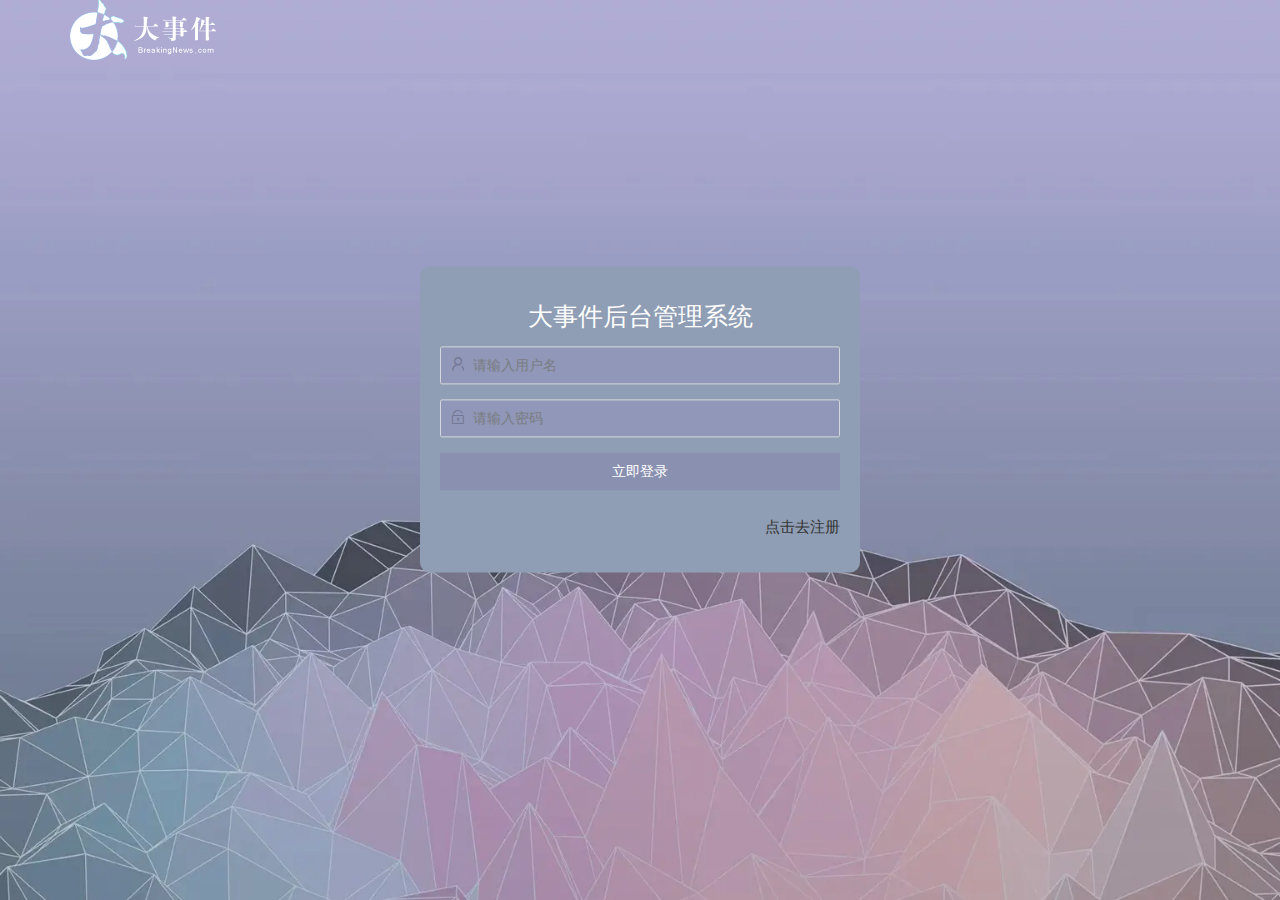
<file: login.html>
<!DOCTYPE html>
<html lang="en">

<head>
    <meta charset="UTF-8">
    <meta http-equiv="X-UA-Compatible" content="IE=edge">
    <meta name="viewport" content="width=device-width, initial-scale=1.0">
    <title>大事件-登录/注册</title>
    <link rel="stylesheet" href="assets/css/login.css">
    <link rel="stylesheet" href="assets/lib/layui/css/layui.css">
</head>

<body>
    <!-- 头部logo区域 -->
    <div class="layui-main">
        <img src="assets/images/logo.png" alt="">
    </div>
    <!-- 登录注册区域 -->
    <div class="loginAndRegest">
        <div class="titlt_box">大事件后台管理系统</div>
        <!-- 登录div -->
        <div class="login">
            <!-- 登录表单 -->
            <form class="layui-form" action="" id="form_login">
                <!-- 用户名 -->
                <div class="layui-form-item">
                    <i class="layui-icon layui-icon-username"></i>
                    <input type="text" name="username" id="uname" required lay-verify="required" placeholder="请输入用户名"
                        autocomplete="off" class="layui-input"
                        style="opacity: .8; background-color: #9296b9; color: #fff;">
                </div>
                <!-- 密码 -->
                <div class="layui-form-item">
                    <i class="layui-icon layui-icon-password"></i>
                    <input type="password" name="password" id="upsd" required lay-verify="required|pwd"
                        placeholder="请输入密码" autocomplete="off" class="layui-input"
                        style="opacity: .8; background-color: #9296b9; color: #fff;">
                </div>
                <!-- 按钮 -->
                <div class="layui-form-item">
                    <button class="layui-btn  layui-btn-fluid" lay-submit lay-filter="formDemo"
                        style="background-color: #8a90b0;">立即登录</button>

                </div>
            </form>
            <div class="layui-form-item links">
                <a href="javascropt:;" id="link_red">点击去注册</a>
            </div>
        </div>
        <!-- 注册div -->
        <div class="red">
            <!-- 注册表单 -->
            <form class="layui-form" id="form_red">
                <!-- 用户名 -->
                <div class="layui-form-item">
                    <i class="layui-icon layui-icon-username"></i>
                    <input type="text" name="uname" required lay-verify="required" placeholder="请输入用户名"
                        autocomplete="off" class="layui-input"
                        style="opacity: .8; background-color: #9296b9; color: #fff;">
                </div>
                <!-- 密码 -->
                <div class="layui-form-item">
                    <i class="layui-icon layui-icon-password"></i>
                    <input type="password" name="password" required lay-verify="required|pwd" placeholder="请输入密码"
                        autocomplete="off" class="layui-input"
                        style="opacity: .8; background-color: #9296b9; color: #fff;">
                </div>
                <!-- 密码确认 -->
                <div class="layui-form-item">
                    <i class="layui-icon layui-icon-password"></i>
                    <input type="password" name="repassword" required lay-verify="required|pwd|repwd"
                        placeholder="再次确认密码" autocomplete="off" class="layui-input"
                        style="opacity: .8; background-color: #9296b9; color: #fff;">
                </div>
                <!-- 按钮 -->
                <div class="layui-form-item">
                    <button class="layui-btn  layui-btn-fluid" lay-submit lay-filter="formDemo"
                        style="background-color: #8a90b0;">立即注册</button>

                </div>
            </form>
            <div class="layui-form-item links">
                <a href="javascropt:;" id="link_login">点击去登录</a>
            </div>

        </div>
    </div>
    <script src="assets/lib/layui/layui.all.js"></script>
    <script src="assets/lib/jquery.js"></script>
    <script src="assets/js/baseAPI.js"></script>
    <script src="assets/js/login.js"></script>

</body>

</html>
</file>
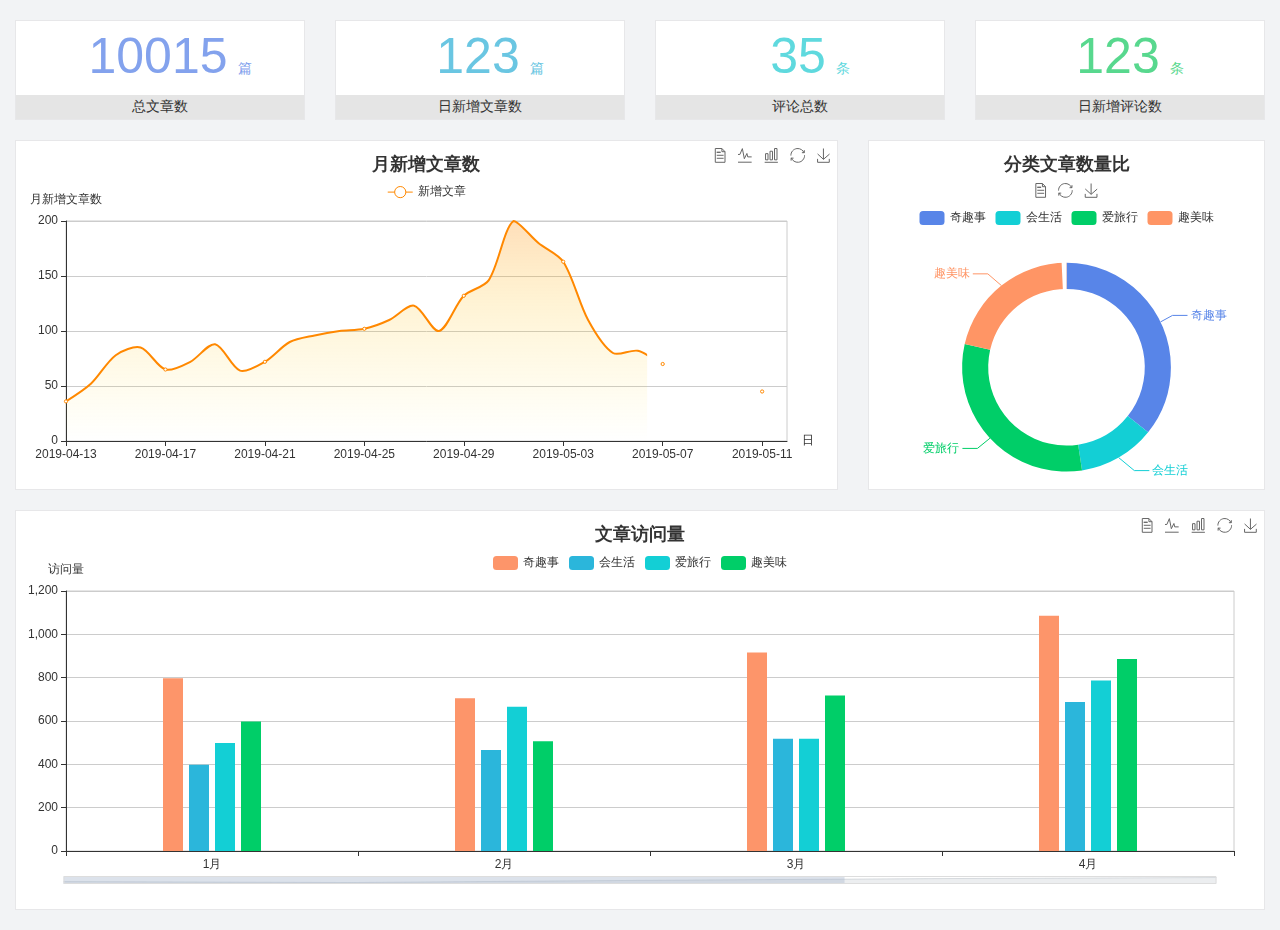
<file: home/dashboard.html>
<!DOCTYPE html>
<html lang="en">

<head>
  <meta charset="UTF-8">
  <meta name="viewport" content="width=device-width, initial-scale=1.0">
  <meta http-equiv="X-UA-Compatible" content="ie=edge">
  <title>图表统计</title>
  <link rel="stylesheet" href="../../assets/lib/bootstrap.css" />
  <link rel="stylesheet" href="../../assets/lib/main.css" />
  <script src="../../assets/lib/jquery.js"></script>
  <script type="text/javascript" src="../../assets/lib/echarts.min.js"></script>
</head>

<body>
  <div class="container-fluid">
    <div class="row spannel_list">
      <div class="col-sm-3 col-xs-6">
        <div class="spannel">
          <em>10015</em><span>篇</span>
          <b>总文章数</b>
        </div>
      </div>
      <div class="col-sm-3 col-xs-6">
        <div class="spannel scolor01">
          <em>123</em><span>篇</span>
          <b>日新增文章数</b>
        </div>
      </div>
      <div class="col-sm-3 col-xs-6">
        <div class="spannel scolor02">
          <em>35</em><span>条</span>
          <b>评论总数</b>
        </div>
      </div>
      <div class="col-sm-3 col-xs-6">
        <div class="spannel scolor03">
          <em>123</em><span>条</span>
          <b>日新增评论数</b>
        </div>
      </div>
    </div>
  </div>

  <div class="container-fluid">
    <div class="row curve-pie">
      <div class="col-lg-8 col-md-8">
        <div class="gragh_pannel" id="curve_show"></div>
      </div>
      <div class="col-lg-4 col-md-4">
        <div class="gragh_pannel" id="pie_show"></div>
      </div>
    </div>
  </div>

  <div class="container-fluid">
    <div class="column_pannel" id="column_show"></div>
  </div>

  <script>
    var oChart = echarts.init(document.getElementById('curve_show'));
    var aList_all = [
      { 'count': 36, 'date': '2019-04-13' },
      { 'count': 52, 'date': '2019-04-14' },
      { 'count': 78, 'date': '2019-04-15' },
      { 'count': 85, 'date': '2019-04-16' },
      { 'count': 65, 'date': '2019-04-17' },
      { 'count': 72, 'date': '2019-04-18' },
      { 'count': 88, 'date': '2019-04-19' },
      { 'count': 64, 'date': '2019-04-20' },
      { 'count': 72, 'date': '2019-04-21' },
      { 'count': 90, 'date': '2019-04-22' },
      { 'count': 96, 'date': '2019-04-23' },
      { 'count': 100, 'date': '2019-04-24' },
      { 'count': 102, 'date': '2019-04-25' },
      { 'count': 110, 'date': '2019-04-26' },
      { 'count': 123, 'date': '2019-04-27' },
      { 'count': 100, 'date': '2019-04-28' },
      { 'count': 132, 'date': '2019-04-29' },
      { 'count': 146, 'date': '2019-04-30' },
      { 'count': 200, 'date': '2019-05-01' },
      { 'count': 180, 'date': '2019-05-02' },
      { 'count': 163, 'date': '2019-05-03' },
      { 'count': 110, 'date': '2019-05-04' },
      { 'count': 80, 'date': '2019-05-05' },
      { 'count': 82, 'date': '2019-05-06' },
      { 'count': 70, 'date': '2019-05-07' },
      { 'count': 65, 'date': '2019-05-08' },
      { 'count': 54, 'date': '2019-05-09' },
      { 'count': 40, 'date': '2019-05-10' },
      { 'count': 45, 'date': '2019-05-11' },
      { 'count': 38, 'date': '2019-05-12' },
    ];

    let aCount = [];
    let aDate = [];

    for (var i = 0; i < aList_all.length; i++) {
      aCount.push(aList_all[i].count);
      aDate.push(aList_all[i].date);
    }

    var chartopt = {
      title: {
        text: '月新增文章数',
        left: 'center',
        top: '10'
      },
      tooltip: {
        trigger: 'axis'
      },
      legend: {
        data: ['新增文章'],
        top: '40'
      },
      toolbox: {
        show: true,
        feature: {
          mark: { show: true },
          dataView: { show: true, readOnly: false },
          magicType: { show: true, type: ['line', 'bar'] },
          restore: { show: true },
          saveAsImage: { show: true }
        }
      },
      calculable: true,
      xAxis: [
        {
          name: '日',
          type: 'category',
          boundaryGap: false,
          data: aDate
        }
      ],
      yAxis: [
        {
          name: '月新增文章数',
          type: 'value'
        }
      ],
      series: [
        {
          name: '新增文章',
          type: 'line',
          smooth: true,
          itemStyle: { normal: { areaStyle: { type: 'default' }, color: '#f80' }, lineStyle: { color: '#f80' } },
          data: aCount
        }],
      areaStyle: {
        normal: {
          color: new echarts.graphic.LinearGradient(0, 0, 0, 1, [{
            offset: 0,
            color: 'rgba(255,136,0,0.39)'
          }, {
            offset: .34,
            color: 'rgba(255,180,0,0.25)'
          }, {
            offset: 1,
            color: 'rgba(255,222,0,0.00)'
          }])

        }
      },
      grid: {
        show: true,
        x: 50,
        x2: 50,
        y: 80,
        height: 220
      }
    };

    oChart.setOption(chartopt);


    var oPie = echarts.init(document.getElementById('pie_show'));
    var oPieopt =
    {
      title: {
        top: 10,
        text: '分类文章数量比',
        x: 'center'
      },
      tooltip: {
        trigger: 'item',
        formatter: "{a} <br/>{b} : {c} ({d}%)"
      },
      color: ['#5885e8', '#13cfd5', '#00ce68', '#ff9565'],
      legend: {
        x: 'center',
        top: 65,
        data: ['奇趣事', '会生活', '爱旅行', '趣美味']
      },
      toolbox: {
        show: true,
        x: 'center',
        top: 35,
        feature: {
          mark: { show: true },
          dataView: { show: true, readOnly: false },
          magicType: {
            show: true,
            type: ['pie', 'funnel'],
            option: {
              funnel: {
                x: '25%',
                width: '50%',
                funnelAlign: 'left',
                max: 1548
              }
            }
          },
          restore: { show: true },
          saveAsImage: { show: true }
        }
      },
      calculable: true,
      series: [
        {
          name: '访问来源',
          type: 'pie',
          radius: ['45%', '60%'],
          center: ['50%', '65%'],
          data: [
            { value: 300, name: '奇趣事' },
            { value: 100, name: '会生活' },
            { value: 260, name: '爱旅行' },
            { value: 180, name: '趣美味' }
          ]
        }
      ]
    };
    oPie.setOption(oPieopt);



    var oColumn = this.echarts.init(document.getElementById('column_show'));
    var oColumnopt =
    {
      title: {
        text: '文章访问量',
        left: 'center',
        top: '10'
      },
      tooltip: {
        trigger: 'axis'
      },
      legend: {
        data: ['奇趣事', '会生活', '爱旅行', '趣美味'],
        top: '40'
      },
      toolbox: {
        show: true,
        feature: {
          mark: { show: true },
          dataView: { show: true, readOnly: false },
          magicType: { show: true, type: ['line', 'bar'] },
          restore: { show: true },
          saveAsImage: { show: true }
        }
      },
      calculable: true,
      xAxis: [
        {
          type: 'category',
          data: ['1月', '2月', '3月', '4月', '5月']
        }
      ],
      yAxis: [
        {
          name: '访问量',
          type: 'value'
        }
      ],
      series: [
        {
          name: '奇趣事',
          type: 'bar',
          barWidth: 20,
          itemStyle: {
            normal: { areaStyle: { type: 'default' }, color: '#fd956a' }
          },
          data: [800, 708, 920, 1090, 1200]
        },
        {
          name: '会生活',
          type: 'bar',
          barWidth: 20,
          itemStyle: {
            normal: { areaStyle: { type: 'default' }, color: '#2bb6db' }
          },
          data: [400, 468, 520, 690, 800]
        },
        {
          name: '爱旅行',
          type: 'bar',
          barWidth: 20,
          itemStyle: {
            normal: { areaStyle: { type: 'default' }, color: '#13cfd5' }
          },
          data: [500, 668, 520, 790, 900]
        },
        {
          name: '趣美味',
          type: 'bar',
          barWidth: 20,
          itemStyle: {
            normal: { areaStyle: { type: 'default' }, color: '#00ce68' }
          },
          data: [600, 508, 720, 890, 1000]
        }
      ],
      grid: {
        show: true,
        x: 50,
        x2: 30,
        y: 80,
        height: 260
      },
      dataZoom: [//给x轴设置滚动条
        {
          start: 0,//默认为0
          end: 100 - 1000 / 31,//默认为100
          type: 'slider',
          show: true,
          xAxisIndex: [0],
          handleSize: 0,//滑动条的 左右2个滑动条的大小
          height: 8,//组件高度
          left: 45, //左边的距离
          right: 50,//右边的距离
          bottom: 26,//右边的距离
          handleColor: '#ddd',//h滑动图标的颜色
          handleStyle: {
            borderColor: "#cacaca",
            borderWidth: "1",
            shadowBlur: 2,
            background: "#ddd",
            shadowColor: "#ddd",
          }
        }]
    };
    oColumn.setOption(oColumnopt);
  </script>
</body>

</html>
</file>
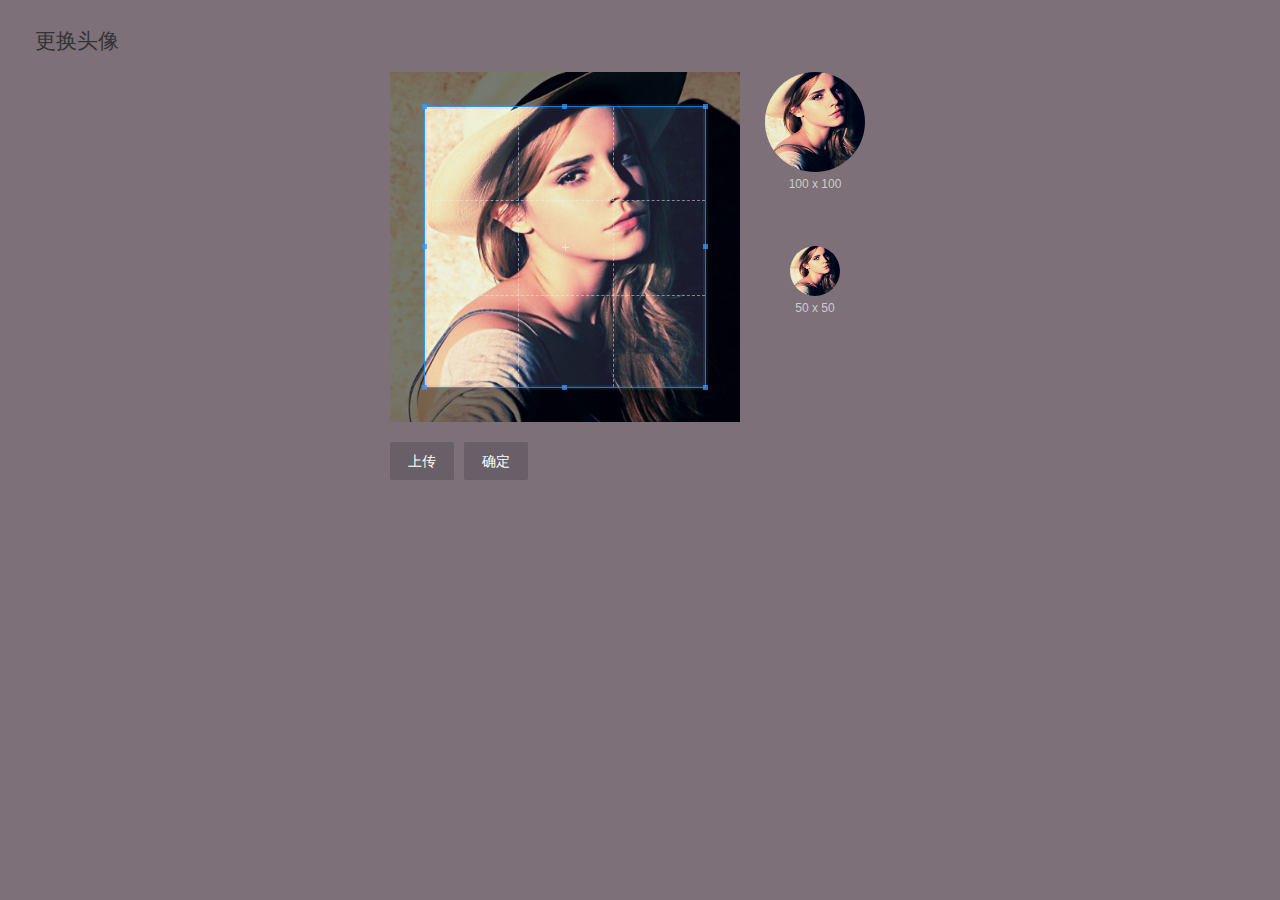
<file: user/user_avater.html>
<!DOCTYPE html>
<html lang="en">

<head>
    <meta charset="UTF-8">
    <meta http-equiv="X-UA-Compatible" content="IE=edge">
    <meta name="viewport" content="width=device-width, initial-scale=1.0">
    <title>Document</title>
    <link rel="stylesheet" href="../assets/lib/layui/css/layui.css">
    <link rel="stylesheet" href="../assets/css/user/user_avater.css">
    <link rel="stylesheet" href="../assets/lib/cropper/cropper.css">
</head>

<body style="background-color:#7d7079 ;">
    <div class="layui-card" style="padding: 20px;color: #ccc; background-color:#7d7079 ; box-shadow: none;">
        <div class="layui-card-header" style="border-bottom: 0;">
            <h2>更换头像 </h2>
        </div>
        <div class="layui-card-body" style="text-align: center; margin: 0 auto;">
            <!-- 第一行的图片裁剪和预览区域 -->
            <div class="row1">
                <!-- 图片裁剪区域 -->
                <div class="cropper-box">
                    <!-- 这个 img 标签很重要，将来会把它初始化为裁剪区域 -->
                    <img id="image" src="/assets/images/sample.jpg" />
                </div>
                <!-- 图片的预览区域 -->
                <div class="preview-box">
                    <div>
                        <!-- 宽高为 100px 的预览区域 -->
                        <div class="img-preview w100"></div>
                        <p class="size">100 x 100</p>
                    </div>
                    <div>
                        <!-- 宽高为 50px 的预览区域 -->
                        <div class="img-preview w50"></div>
                        <p class="size">50 x 50</p>
                    </div>
                </div>

            </div>

            <!-- 第二行的按钮区域 -->
            <div class="row2">
                <input type="file" id="file" accept="image/png,image/jpeg">
                <button type="button" class="layui-btn" id="btnImage" style="background-color: #695f68;">上传</button>
                <button type="button" class="layui-btn layui-btn-danger" id="btn_upload"
                    style="background-color: #695f68;">确定</button>
            </div>
        </div>
    </div>

    <script src="../assets/lib/jquery.js"></script>
    <script src="../assets/lib/layui/layui.all.js"></script>
    <script src="../assets/lib/cropper/Cropper.js"></script>
    <script src="../assets/lib/cropper/jquery-cropper.js"></script>
    <script src="../assets/js/baseAPI.js"></script>
    <script src="../assets/js/user/user_avater.js"></script>
</body>

</html>
</file>
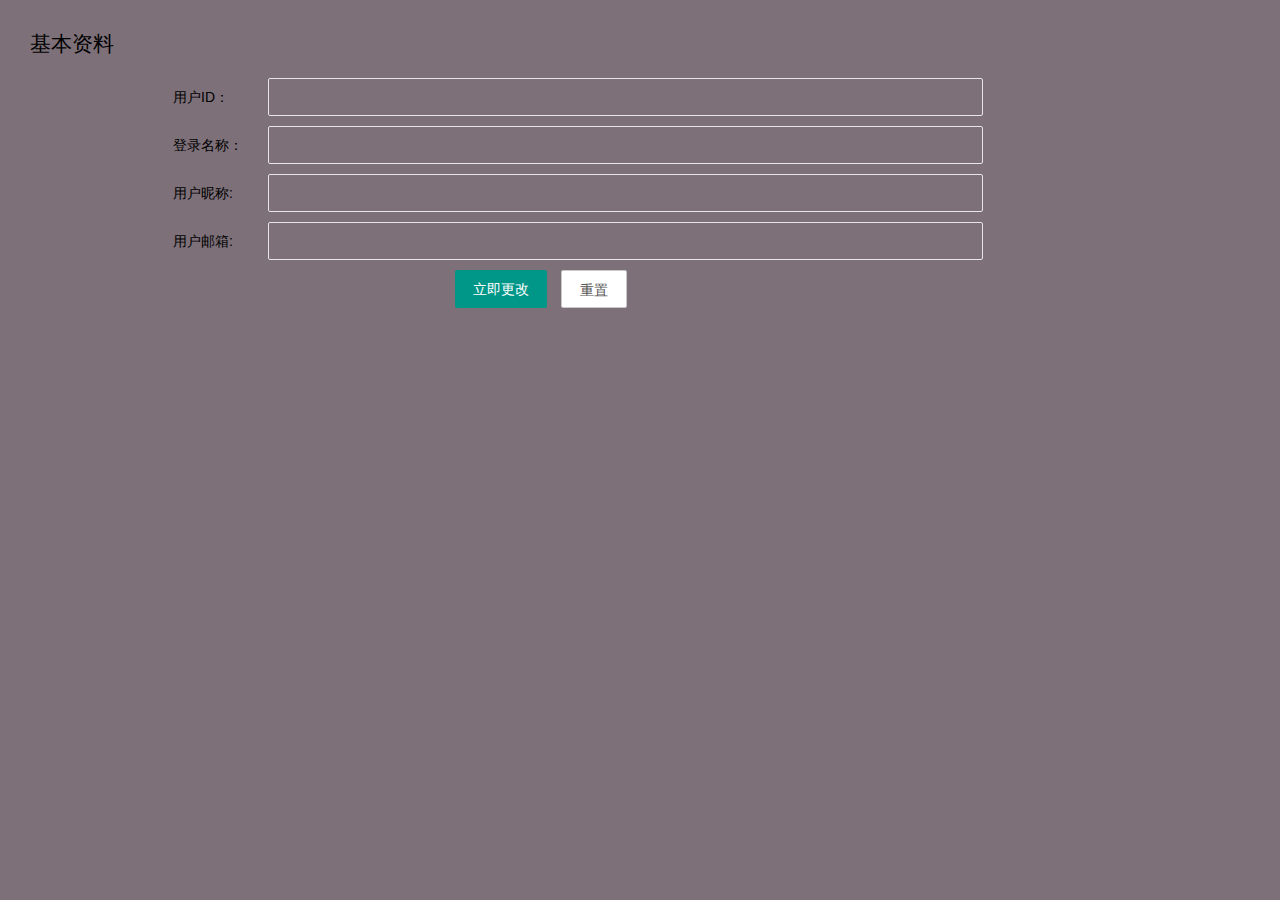
<file: user/user_info.html>
<!DOCTYPE html>
<html lang="en">

<head>
    <meta charset="UTF-8">
    <meta http-equiv="X-UA-Compatible" content="IE=edge">
    <meta name="viewport" content="width=device-width, initial-scale=1.0">
    <title>Document</title>
    <link rel="stylesheet" href="../assets/lib/layui/css/layui.css">
    <link rel="stylesheet" href="../assets/css/user/user_info.css">

</head>

<body>
    <h2>基本资料</h2>
    <!-- <div class="banxin">
        <form action="" id="xinxi">
            <div class="uname">登录名称：<input type="text"></div>
            <div class="use"> 用户昵称:<input type="text"></div>
            <div class="email">用户邮箱: <input type="text"></div>
        </form>
    </div> -->
    <div class="banxin">
        <form class="layui-form" lay-filter="formuserinfo">
            <div class="layui-form-item" style="cursor: not-allowed;">
                <label class="layui-form-label">用户ID：</label>
                <div class="layui-input-block">
                    <input type="text" name="id" value="" readonly lay-verify="" class="layui-input"
                        style="cursor: not-allowed;">
                </div>
            </div>

            <div class="layui-form-item">
                <label class="layui-form-label">登录名称：</label>
                <div class="layui-input-block">
                    <input type="text" name="username" readonly lay-verify="" class="layui-input"
                        style="cursor: not-allowed;">
                </div>
            </div>
            <div class="layui-form-item">
                <label class="layui-form-label">用户昵称:</label>
                <div class="layui-input-block">
                    <input type="text" name="nickname" required lay-verify="required|nickname" class="layui-input">
                </div>
            </div>
            <div class="layui-form-item">
                <label class="layui-form-label">用户邮箱:</label>
                <div class="layui-input-block">
                    <input type="text" name="email" required lay-verify="required|email" class="layui-input">
                </div>
            </div>
            <button class="layui-btn" lay-submit lay-filter="formDemo">立即更改</button>
            <button type="reset" class="layui-btn layui-btn-primary" id="btnreset">重置</button>

        </form>
    </div>
</body>
<script src="../assets/lib/layui/layui.all.js"></script>
<script src="../assets/lib/jquery.js"></script>
<script src="../assets/js/baseAPI.js"></script>
<script src="../assets/js/user/user_info.js"></script>

</html>
</file>
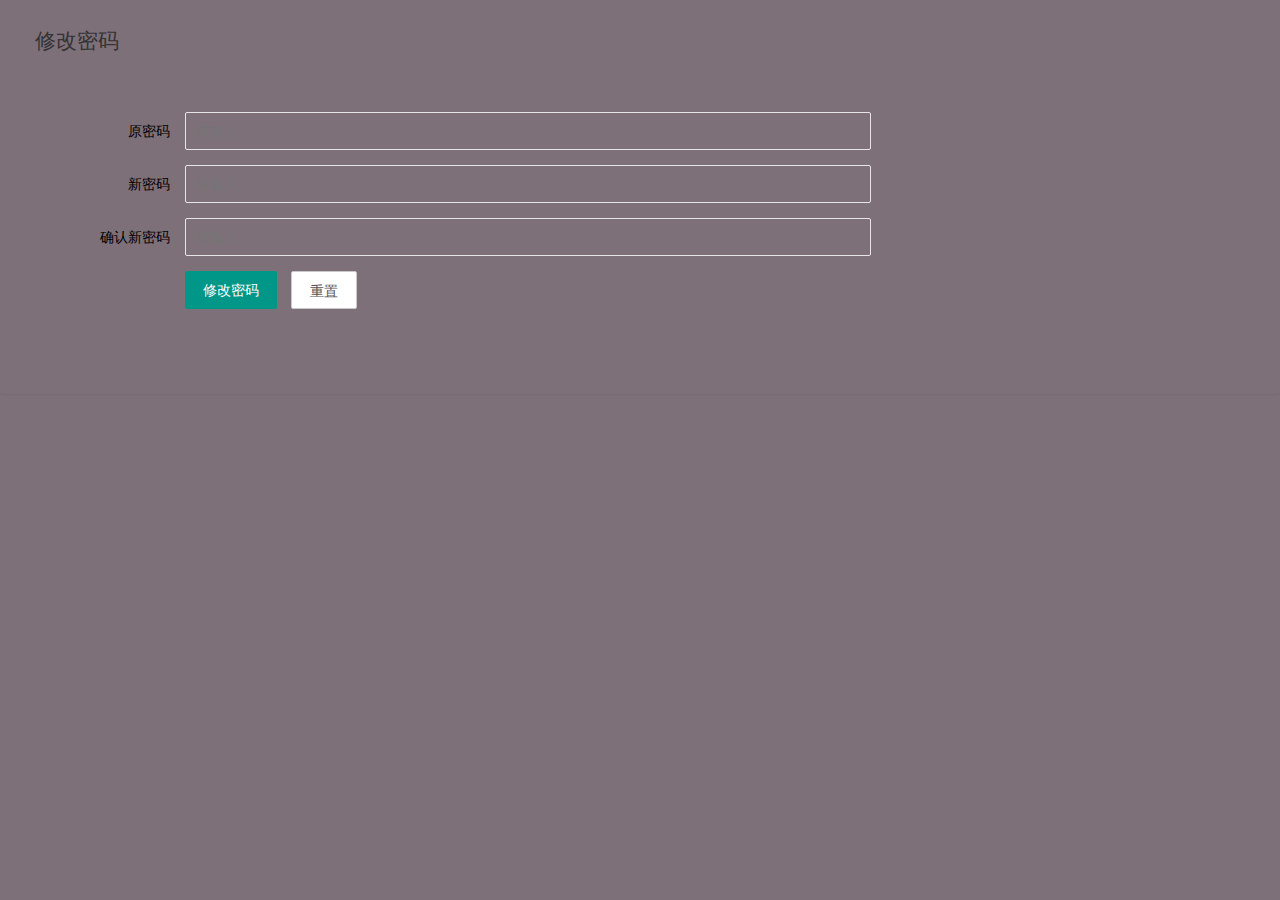
<file: user/user_pwd.html>
<!DOCTYPE html>
<html lang="en">

<head>
    <meta charset="UTF-8">
    <meta http-equiv="X-UA-Compatible" content="IE=edge">
    <meta name="viewport" content="width=device-width, initial-scale=1.0">
    <title>user_pwd</title>
    <link rel="stylesheet" href="../assets/lib/layui/css/layui.css">
    <link rel="stylesheet" href="../assets/css/user/user_pwd.css">
</head>

<body style="background-color:#7d7079;"">
    <!-- 卡片面板 -->

    <div class=" layui-card" style="padding: 20px; background-color:#7d7079;">
    <div class="layui-card-header" style="border: 0;">
        <h2>修改密码</h2>
    </div>
    <div class="layui-card-body">
        <form class="layui-form" style="padding: 40px; width: 80%; ">
            <!-- 提示：如果你不想用form，你可以换成div等任何一个普通元素 -->
            <div class="layui-form-item">
                <label class="layui-form-label">原密码</label>
                <div class="layui-input-block">
                    <input type="text" name="oldpwd" placeholder="请输入" autocomplete="off" class="layui-input"
                        lay-verify="required">
                </div>
            </div>
            <div class="layui-form-item">
                <label class="layui-form-label">新密码</label>
                <div class="layui-input-block">
                    <input type="text" name="newPwd" placeholder="请输入" autocomplete="off" class="layui-input"
                        lay-verify="required|pass|samePwd">
                </div>
            </div>
            <div class="layui-form-item">
                <label class="layui-form-label">确认新密码</label>
                <div class="layui-input-block">
                    <input type="text" name="" placeholder="请输入" autocomplete="off" class="layui-input"
                        lay-verify="required|pass|rePwd">
                </div>
            </div>
            <div class="layui-form-item">
                <div class="layui-input-block">
                    <button class="layui-btn" lay-submit lay-filter="*">修改密码</button>
                    <button type="reset" class="layui-btn layui-btn-primary">重置</button>
                </div>
            </div>
        </form>
    </div>
    <script src="../assets/lib/layui/layui.all.js"></script>
    <script src="../assets/lib/jquery.js"></script>
    <script src="../assets//js/baseAPI.js"></script>
    <script src="../assets/js/user/user_pwd.js"></script>
</body>

</html>
</file>
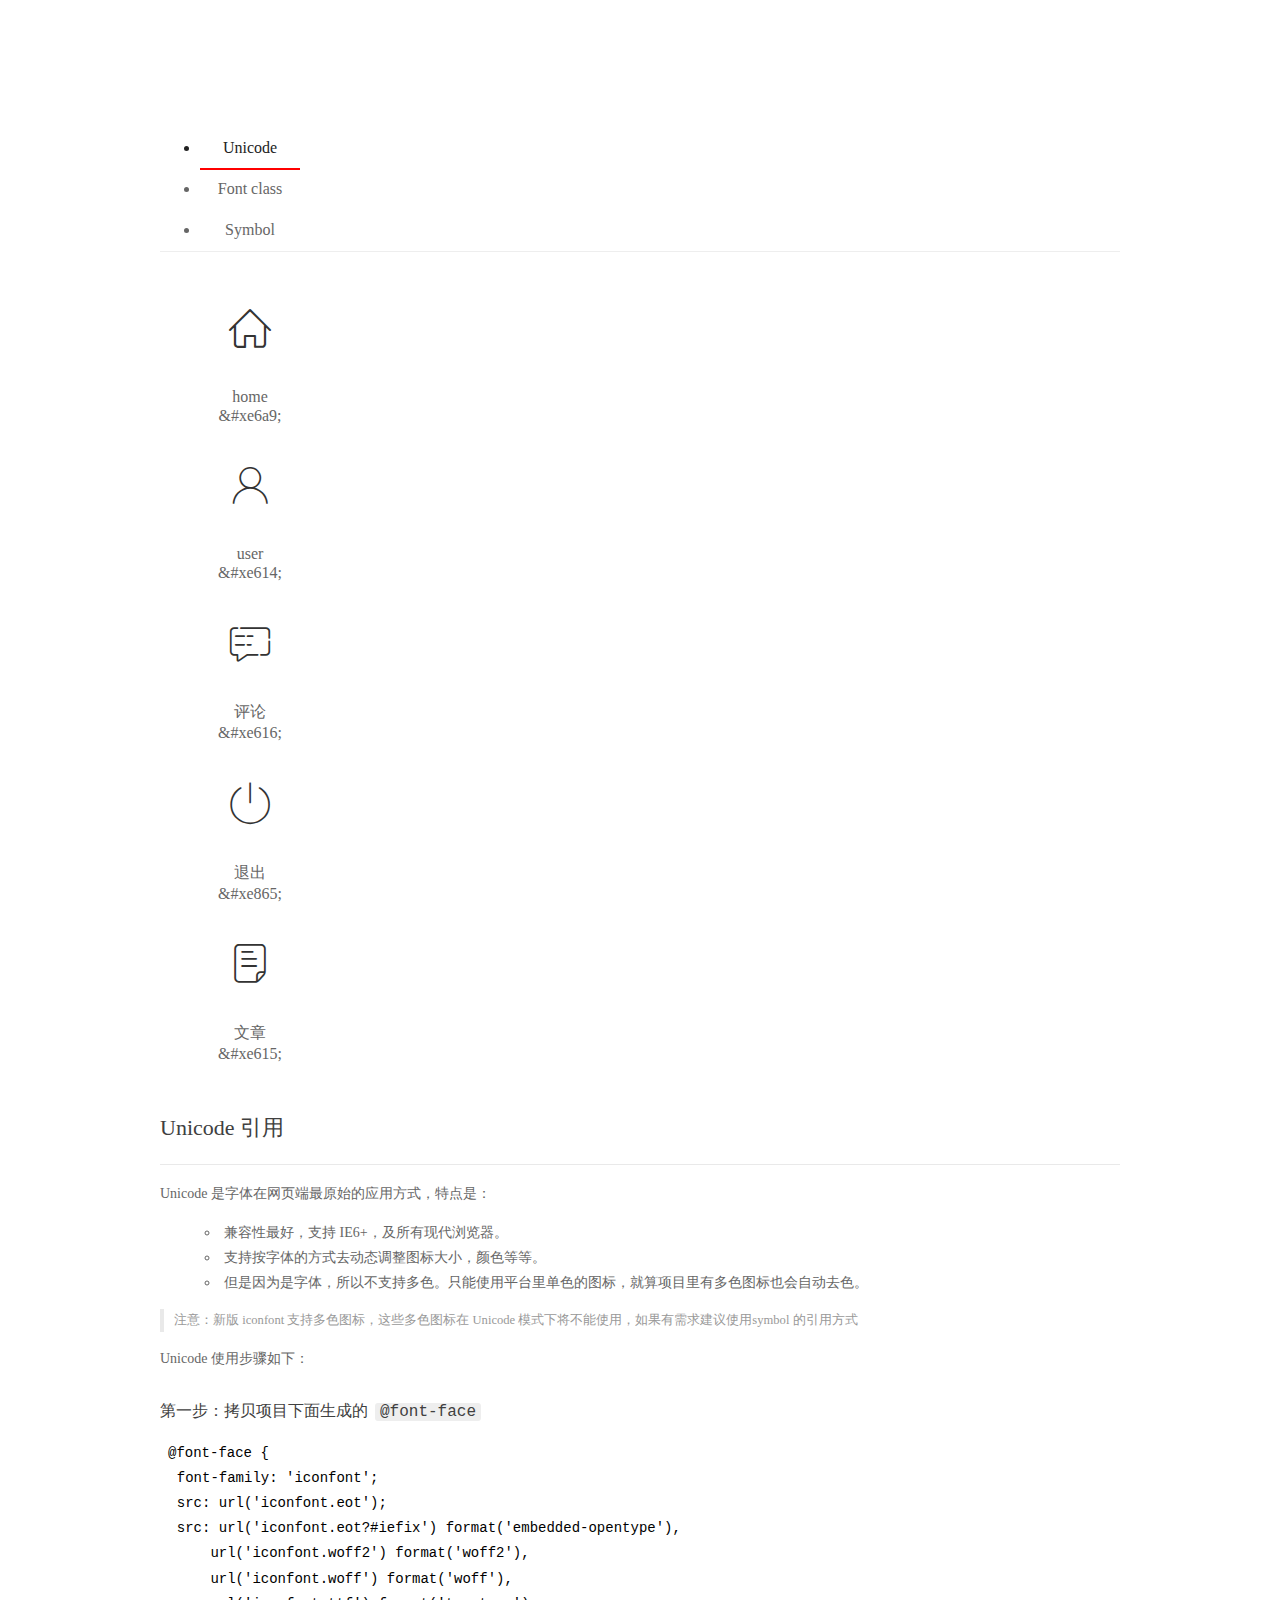
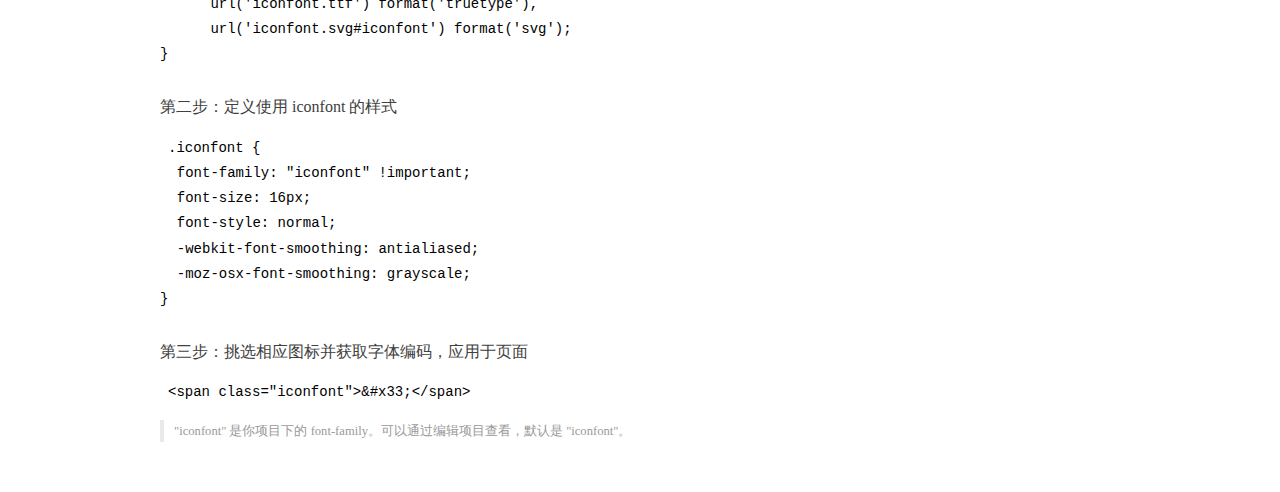
<file: assets/fonts/demo_index.html>
<!DOCTYPE html>
<html>
<head>
  <meta charset="utf-8"/>
  <title>IconFont Demo</title>
  <link rel="shortcut icon" href="https://gtms04.alicdn.com/tps/i4/TB1_oz6GVXXXXaFXpXXJDFnIXXX-64-64.ico" type="image/x-icon"/>
  <link rel="stylesheet" href="https://g.alicdn.com/thx/cube/1.3.2/cube.min.css">
  <link rel="stylesheet" href="demo.css">
  <link rel="stylesheet" href="iconfont.css">
  <script src="iconfont.js"></script>
  <!-- jQuery -->
  <script src="https://a1.alicdn.com/oss/uploads/2018/12/26/7bfddb60-08e8-11e9-9b04-53e73bb6408b.js"></script>
  <!-- 代码高亮 -->
  <script src="https://a1.alicdn.com/oss/uploads/2018/12/26/a3f714d0-08e6-11e9-8a15-ebf944d7534c.js"></script>
</head>
<body>
  <div class="main">
    <h1 class="logo"><a href="https://www.iconfont.cn/" title="iconfont 首页" target="_blank">&#xe86b;</a></h1>
    <div class="nav-tabs">
      <ul id="tabs" class="dib-box">
        <li class="dib active"><span>Unicode</span></li>
        <li class="dib"><span>Font class</span></li>
        <li class="dib"><span>Symbol</span></li>
      </ul>
      
    </div>
    <div class="tab-container">
      <div class="content unicode" style="display: block;">
          <ul class="icon_lists dib-box">
          
            <li class="dib">
              <span class="icon iconfont">&#xe6a9;</span>
                <div class="name">home</div>
                <div class="code-name">&amp;#xe6a9;</div>
              </li>
          
            <li class="dib">
              <span class="icon iconfont">&#xe614;</span>
                <div class="name">user</div>
                <div class="code-name">&amp;#xe614;</div>
              </li>
          
            <li class="dib">
              <span class="icon iconfont">&#xe616;</span>
                <div class="name">评论</div>
                <div class="code-name">&amp;#xe616;</div>
              </li>
          
            <li class="dib">
              <span class="icon iconfont">&#xe865;</span>
                <div class="name">退出</div>
                <div class="code-name">&amp;#xe865;</div>
              </li>
          
            <li class="dib">
              <span class="icon iconfont">&#xe615;</span>
                <div class="name">文章</div>
                <div class="code-name">&amp;#xe615;</div>
              </li>
          
          </ul>
          <div class="article markdown">
          <h2 id="unicode-">Unicode 引用</h2>
          <hr>

          <p>Unicode 是字体在网页端最原始的应用方式，特点是：</p>
          <ul>
            <li>兼容性最好，支持 IE6+，及所有现代浏览器。</li>
            <li>支持按字体的方式去动态调整图标大小，颜色等等。</li>
            <li>但是因为是字体，所以不支持多色。只能使用平台里单色的图标，就算项目里有多色图标也会自动去色。</li>
          </ul>
          <blockquote>
            <p>注意：新版 iconfont 支持多色图标，这些多色图标在 Unicode 模式下将不能使用，如果有需求建议使用symbol 的引用方式</p>
          </blockquote>
          <p>Unicode 使用步骤如下：</p>
          <h3 id="-font-face">第一步：拷贝项目下面生成的 <code>@font-face</code></h3>
<pre><code class="language-css"
>@font-face {
  font-family: 'iconfont';
  src: url('iconfont.eot');
  src: url('iconfont.eot?#iefix') format('embedded-opentype'),
      url('iconfont.woff2') format('woff2'),
      url('iconfont.woff') format('woff'),
      url('iconfont.ttf') format('truetype'),
      url('iconfont.svg#iconfont') format('svg');
}
</code></pre>
          <h3 id="-iconfont-">第二步：定义使用 iconfont 的样式</h3>
<pre><code class="language-css"
>.iconfont {
  font-family: "iconfont" !important;
  font-size: 16px;
  font-style: normal;
  -webkit-font-smoothing: antialiased;
  -moz-osx-font-smoothing: grayscale;
}
</code></pre>
          <h3 id="-">第三步：挑选相应图标并获取字体编码，应用于页面</h3>
<pre>
<code class="language-html"
>&lt;span class="iconfont"&gt;&amp;#x33;&lt;/span&gt;
</code></pre>
          <blockquote>
            <p>"iconfont" 是你项目下的 font-family。可以通过编辑项目查看，默认是 "iconfont"。</p>
          </blockquote>
          </div>
      </div>
      <div class="content font-class">
        <ul class="icon_lists dib-box">
          
          <li class="dib">
            <span class="icon iconfont icon-home"></span>
            <div class="name">
              home
            </div>
            <div class="code-name">.icon-home
            </div>
          </li>
          
          <li class="dib">
            <span class="icon iconfont icon-user"></span>
            <div class="name">
              user
            </div>
            <div class="code-name">.icon-user
            </div>
          </li>
          
          <li class="dib">
            <span class="icon iconfont icon-pinglun"></span>
            <div class="name">
              评论
            </div>
            <div class="code-name">.icon-pinglun
            </div>
          </li>
          
          <li class="dib">
            <span class="icon iconfont icon-tuichu"></span>
            <div class="name">
              退出
            </div>
            <div class="code-name">.icon-tuichu
            </div>
          </li>
          
          <li class="dib">
            <span class="icon iconfont icon-16"></span>
            <div class="name">
              文章
            </div>
            <div class="code-name">.icon-16
            </div>
          </li>
          
        </ul>
        <div class="article markdown">
        <h2 id="font-class-">font-class 引用</h2>
        <hr>

        <p>font-class 是 Unicode 使用方式的一种变种，主要是解决 Unicode 书写不直观，语意不明确的问题。</p>
        <p>与 Unicode 使用方式相比，具有如下特点：</p>
        <ul>
          <li>兼容性良好，支持 IE8+，及所有现代浏览器。</li>
          <li>相比于 Unicode 语意明确，书写更直观。可以很容易分辨这个 icon 是什么。</li>
          <li>因为使用 class 来定义图标，所以当要替换图标时，只需要修改 class 里面的 Unicode 引用。</li>
          <li>不过因为本质上还是使用的字体，所以多色图标还是不支持的。</li>
        </ul>
        <p>使用步骤如下：</p>
        <h3 id="-fontclass-">第一步：引入项目下面生成的 fontclass 代码：</h3>
<pre><code class="language-html">&lt;link rel="stylesheet" href="./iconfont.css"&gt;
</code></pre>
        <h3 id="-">第二步：挑选相应图标并获取类名，应用于页面：</h3>
<pre><code class="language-html">&lt;span class="iconfont icon-xxx"&gt;&lt;/span&gt;
</code></pre>
        <blockquote>
          <p>"
            iconfont" 是你项目下的 font-family。可以通过编辑项目查看，默认是 "iconfont"。</p>
        </blockquote>
      </div>
      </div>
      <div class="content symbol">
          <ul class="icon_lists dib-box">
          
            <li class="dib">
                <svg class="icon svg-icon" aria-hidden="true">
                  <use xlink:href="#icon-home"></use>
                </svg>
                <div class="name">home</div>
                <div class="code-name">#icon-home</div>
            </li>
          
            <li class="dib">
                <svg class="icon svg-icon" aria-hidden="true">
                  <use xlink:href="#icon-user"></use>
                </svg>
                <div class="name">user</div>
                <div class="code-name">#icon-user</div>
            </li>
          
            <li class="dib">
                <svg class="icon svg-icon" aria-hidden="true">
                  <use xlink:href="#icon-pinglun"></use>
                </svg>
                <div class="name">评论</div>
                <div class="code-name">#icon-pinglun</div>
            </li>
          
            <li class="dib">
                <svg class="icon svg-icon" aria-hidden="true">
                  <use xlink:href="#icon-tuichu"></use>
                </svg>
                <div class="name">退出</div>
                <div class="code-name">#icon-tuichu</div>
            </li>
          
            <li class="dib">
                <svg class="icon svg-icon" aria-hidden="true">
                  <use xlink:href="#icon-16"></use>
                </svg>
                <div class="name">文章</div>
                <div class="code-name">#icon-16</div>
            </li>
          
          </ul>
          <div class="article markdown">
          <h2 id="symbol-">Symbol 引用</h2>
          <hr>

          <p>这是一种全新的使用方式，应该说这才是未来的主流，也是平台目前推荐的用法。相关介绍可以参考这篇<a href="">文章</a>
            这种用法其实是做了一个 SVG 的集合，与另外两种相比具有如下特点：</p>
          <ul>
            <li>支持多色图标了，不再受单色限制。</li>
            <li>通过一些技巧，支持像字体那样，通过 <code>font-size</code>, <code>color</code> 来调整样式。</li>
            <li>兼容性较差，支持 IE9+，及现代浏览器。</li>
            <li>浏览器渲染 SVG 的性能一般，还不如 png。</li>
          </ul>
          <p>使用步骤如下：</p>
          <h3 id="-symbol-">第一步：引入项目下面生成的 symbol 代码：</h3>
<pre><code class="language-html">&lt;script src="./iconfont.js"&gt;&lt;/script&gt;
</code></pre>
          <h3 id="-css-">第二步：加入通用 CSS 代码（引入一次就行）：</h3>
<pre><code class="language-html">&lt;style&gt;
.icon {
  width: 1em;
  height: 1em;
  vertical-align: -0.15em;
  fill: currentColor;
  overflow: hidden;
}
&lt;/style&gt;
</code></pre>
          <h3 id="-">第三步：挑选相应图标并获取类名，应用于页面：</h3>
<pre><code class="language-html">&lt;svg class="icon" aria-hidden="true"&gt;
  &lt;use xlink:href="#icon-xxx"&gt;&lt;/use&gt;
&lt;/svg&gt;
</code></pre>
          </div>
      </div>

    </div>
  </div>
  <script>
  $(document).ready(function () {
      $('.tab-container .content:first').show()

      $('#tabs li').click(function (e) {
        var tabContent = $('.tab-container .content')
        var index = $(this).index()

        if ($(this).hasClass('active')) {
          return
        } else {
          $('#tabs li').removeClass('active')
          $(this).addClass('active')

          tabContent.hide().eq(index).fadeIn()
        }
      })
    })
  </script>
</body>
</html>
</file>
<file: assets/css/login.css>
html,
body {
    margin: 0;
    padding: 0;
    height: 100%;
    width: 100%;

    background: url(../images/login_bg.jpg) no-repeat center;
    background-size: cover;
}

.loginAndRegest {
    width: 400px;
    /* transition: height 2s; */
    background-color: #8f9eb4;
    opacity: 1;
    position: absolute;
    left: 50%;
    top: 50%;
    transform: translate(-50%, -60%);
    border-radius: 10px;
    padding: 20px;
}

.titlt_box {
    text-align: center;
    color: #fff;
    font-size: 25px;
    line-height: 60px;
    height: 60px;

}

.red {
    display: none;
}

.links {
    margin-top: 28px;
    font-size: 15px;
    display: flex;
    justify-content: flex-end;
}

.layui-form-item {
    position: relative;
}

.layui-icon {
    position: absolute;
    top: 10px;
    left: 10px;
}

.layui-form-item .layui-input {
    padding-left: 32px;
}
</file>
<file: assets/lib/layui/css/layui.css>
/** layui-v2.5.5 MIT License By https://www.layui.com */
.layui-inline,
img {
    display: inline-block;
    vertical-align: middle
}

h1,
h2,
h3,
h4,
h5,
h6 {
    font-weight: 400
}

.layui-edge,
.layui-header,
.layui-inline,
.layui-main {
    position: relative
}

.layui-body,
.layui-edge,
.layui-elip {
    overflow: hidden
}

.layui-btn,
.layui-edge,
.layui-inline,
img {
    vertical-align: middle
}

.layui-btn,
.layui-disabled,
.layui-icon,
.layui-unselect {
    -moz-user-select: none;
    -webkit-user-select: none;
    -ms-user-select: none
}

.layui-elip,
.layui-form-checkbox span,
.layui-form-pane .layui-form-label {
    text-overflow: ellipsis;
    white-space: nowrap
}

.layui-breadcrumb,
.layui-tree-btnGroup {
    visibility: hidden
}

blockquote,
body,
button,
dd,
div,
dl,
dt,
form,
h1,
h2,
h3,
h4,
h5,
h6,
input,
li,
ol,
p,
pre,
td,
textarea,
th,
ul {
    margin: 0;
    padding: 0;
    -webkit-tap-highlight-color: rgba(0, 0, 0, 0)
}

a:active,
a:hover {
    outline: 0
}

img {
    border: none
}

li {
    list-style: none
}

table {
    border-collapse: collapse;
    border-spacing: 0
}

h4,
h5,
h6 {
    font-size: 100%
}

button,
input,
optgroup,
option,
select,
textarea {
    font-family: inherit;
    font-size: inherit;
    font-style: inherit;
    font-weight: inherit;
    outline: 0
}

pre {
    white-space: pre-wrap;
    white-space: -moz-pre-wrap;
    white-space: -pre-wrap;
    white-space: -o-pre-wrap;
    word-wrap: break-word
}

body {
    line-height: 24px;
    font: 14px Helvetica Neue, Helvetica, PingFang SC, Tahoma, Arial, sans-serif
}

hr {
    height: 1px;
    margin: 10px 0;
    border: 0;
    clear: both
}

a {
    color: #333;
    text-decoration: none
}

a:hover {
    color: #777
}

a cite {
    font-style: normal;
    *cursor: pointer
}

.layui-border-box,
.layui-border-box * {
    box-sizing: border-box
}

.layui-box,
.layui-box * {
    box-sizing: content-box
}

.layui-clear {
    clear: both;
    *zoom: 1
}

.layui-clear:after {
    content: '\20';
    clear: both;
    *zoom: 1;
    display: block;
    height: 0
}

.layui-inline {
    *display: inline;
    *zoom: 1
}

.layui-edge {
    display: inline-block;
    width: 0;
    height: 0;
    border-width: 6px;
    border-style: dashed;
    border-color: transparent
}

.layui-edge-top {
    top: -4px;
    border-bottom-color: #999;
    border-bottom-style: solid
}

.layui-edge-right {
    border-left-color: #999;
    border-left-style: solid
}

.layui-edge-bottom {
    top: 2px;
    border-top-color: #999;
    border-top-style: solid
}

.layui-edge-left {
    border-right-color: #999;
    border-right-style: solid
}

.layui-disabled,
.layui-disabled:hover {
    color: #d2d2d2 !important;
    cursor: not-allowed !important
}

.layui-circle {
    border-radius: 100%
}

.layui-show {
    display: block !important
}

.layui-hide {
    display: none !important
}

@font-face {
    font-family: layui-icon;
    src: url(../font/iconfont.eot?v=250);
    src: url(../font/iconfont.eot?v=250#iefix) format('embedded-opentype'), url(../font/iconfont.woff2?v=250) format('woff2'), url(../font/iconfont.woff?v=250) format('woff'), url(../font/iconfont.ttf?v=250) format('truetype'), url(../font/iconfont.svg?v=250#layui-icon) format('svg')
}

.layui-icon {
    font-family: layui-icon !important;
    font-size: 16px;
    font-style: normal;
    -webkit-font-smoothing: antialiased;
    -moz-osx-font-smoothing: grayscale
}

.layui-icon-reply-fill:before {
    content: "\e611"
}

.layui-icon-set-fill:before {
    content: "\e614"
}

.layui-icon-menu-fill:before {
    content: "\e60f"
}

.layui-icon-search:before {
    content: "\e615"
}

.layui-icon-share:before {
    content: "\e641"
}

.layui-icon-set-sm:before {
    content: "\e620"
}

.layui-icon-engine:before {
    content: "\e628"
}

.layui-icon-close:before {
    content: "\1006"
}

.layui-icon-close-fill:before {
    content: "\1007"
}

.layui-icon-chart-screen:before {
    content: "\e629"
}

.layui-icon-star:before {
    content: "\e600"
}

.layui-icon-circle-dot:before {
    content: "\e617"
}

.layui-icon-chat:before {
    content: "\e606"
}

.layui-icon-release:before {
    content: "\e609"
}

.layui-icon-list:before {
    content: "\e60a"
}

.layui-icon-chart:before {
    content: "\e62c"
}

.layui-icon-ok-circle:before {
    content: "\1005"
}

.layui-icon-layim-theme:before {
    content: "\e61b"
}

.layui-icon-table:before {
    content: "\e62d"
}

.layui-icon-right:before {
    content: "\e602"
}

.layui-icon-left:before {
    content: "\e603"
}

.layui-icon-cart-simple:before {
    content: "\e698"
}

.layui-icon-face-cry:before {
    content: "\e69c"
}

.layui-icon-face-smile:before {
    content: "\e6af"
}

.layui-icon-survey:before {
    content: "\e6b2"
}

.layui-icon-tree:before {
    content: "\e62e"
}

.layui-icon-upload-circle:before {
    content: "\e62f"
}

.layui-icon-add-circle:before {
    content: "\e61f"
}

.layui-icon-download-circle:before {
    content: "\e601"
}

.layui-icon-templeate-1:before {
    content: "\e630"
}

.layui-icon-util:before {
    content: "\e631"
}

.layui-icon-face-surprised:before {
    content: "\e664"
}

.layui-icon-edit:before {
    content: "\e642"
}

.layui-icon-speaker:before {
    content: "\e645"
}

.layui-icon-down:before {
    content: "\e61a"
}

.layui-icon-file:before {
    content: "\e621"
}

.layui-icon-layouts:before {
    content: "\e632"
}

.layui-icon-rate-half:before {
    content: "\e6c9"
}

.layui-icon-add-circle-fine:before {
    content: "\e608"
}

.layui-icon-prev-circle:before {
    content: "\e633"
}

.layui-icon-read:before {
    content: "\e705"
}

.layui-icon-404:before {
    content: "\e61c"
}

.layui-icon-carousel:before {
    content: "\e634"
}

.layui-icon-help:before {
    content: "\e607"
}

.layui-icon-code-circle:before {
    content: "\e635"
}

.layui-icon-water:before {
    content: "\e636"
}

.layui-icon-username:before {
    content: "\e66f"
}

.layui-icon-find-fill:before {
    content: "\e670"
}

.layui-icon-about:before {
    content: "\e60b"
}

.layui-icon-location:before {
    content: "\e715"
}

.layui-icon-up:before {
    content: "\e619"
}

.layui-icon-pause:before {
    content: "\e651"
}

.layui-icon-date:before {
    content: "\e637"
}

.layui-icon-layim-uploadfile:before {
    content: "\e61d"
}

.layui-icon-delete:before {
    content: "\e640"
}

.layui-icon-play:before {
    content: "\e652"
}

.layui-icon-top:before {
    content: "\e604"
}

.layui-icon-friends:before {
    content: "\e612"
}

.layui-icon-refresh-3:before {
    content: "\e9aa"
}

.layui-icon-ok:before {
    content: "\e605"
}

.layui-icon-layer:before {
    content: "\e638"
}

.layui-icon-face-smile-fine:before {
    content: "\e60c"
}

.layui-icon-dollar:before {
    content: "\e659"
}

.layui-icon-group:before {
    content: "\e613"
}

.layui-icon-layim-download:before {
    content: "\e61e"
}

.layui-icon-picture-fine:before {
    content: "\e60d"
}

.layui-icon-link:before {
    content: "\e64c"
}

.layui-icon-diamond:before {
    content: "\e735"
}

.layui-icon-log:before {
    content: "\e60e"
}

.layui-icon-rate-solid:before {
    content: "\e67a"
}

.layui-icon-fonts-del:before {
    content: "\e64f"
}

.layui-icon-unlink:before {
    content: "\e64d"
}

.layui-icon-fonts-clear:before {
    content: "\e639"
}

.layui-icon-triangle-r:before {
    content: "\e623"
}

.layui-icon-circle:before {
    content: "\e63f"
}

.layui-icon-radio:before {
    content: "\e643"
}

.layui-icon-align-center:before {
    content: "\e647"
}

.layui-icon-align-right:before {
    content: "\e648"
}

.layui-icon-align-left:before {
    content: "\e649"
}

.layui-icon-loading-1:before {
    content: "\e63e"
}

.layui-icon-return:before {
    content: "\e65c"
}

.layui-icon-fonts-strong:before {
    content: "\e62b"
}

.layui-icon-upload:before {
    content: "\e67c"
}

.layui-icon-dialogue:before {
    content: "\e63a"
}

.layui-icon-video:before {
    content: "\e6ed"
}

.layui-icon-headset:before {
    content: "\e6fc"
}

.layui-icon-cellphone-fine:before {
    content: "\e63b"
}

.layui-icon-add-1:before {
    content: "\e654"
}

.layui-icon-face-smile-b:before {
    content: "\e650"
}

.layui-icon-fonts-html:before {
    content: "\e64b"
}

.layui-icon-form:before {
    content: "\e63c"
}

.layui-icon-cart:before {
    content: "\e657"
}

.layui-icon-camera-fill:before {
    content: "\e65d"
}

.layui-icon-tabs:before {
    content: "\e62a"
}

.layui-icon-fonts-code:before {
    content: "\e64e"
}

.layui-icon-fire:before {
    content: "\e756"
}

.layui-icon-set:before {
    content: "\e716"
}

.layui-icon-fonts-u:before {
    content: "\e646"
}

.layui-icon-triangle-d:before {
    content: "\e625"
}

.layui-icon-tips:before {
    content: "\e702"
}

.layui-icon-picture:before {
    content: "\e64a"
}

.layui-icon-more-vertical:before {
    content: "\e671"
}

.layui-icon-flag:before {
    content: "\e66c"
}

.layui-icon-loading:before {
    content: "\e63d"
}

.layui-icon-fonts-i:before {
    content: "\e644"
}

.layui-icon-refresh-1:before {
    content: "\e666"
}

.layui-icon-rmb:before {
    content: "\e65e"
}

.layui-icon-home:before {
    content: "\e68e"
}

.layui-icon-user:before {
    content: "\e770"
}

.layui-icon-notice:before {
    content: "\e667"
}

.layui-icon-login-weibo:before {
    content: "\e675"
}

.layui-icon-voice:before {
    content: "\e688"
}

.layui-icon-upload-drag:before {
    content: "\e681"
}

.layui-icon-login-qq:before {
    content: "\e676"
}

.layui-icon-snowflake:before {
    content: "\e6b1"
}

.layui-icon-file-b:before {
    content: "\e655"
}

.layui-icon-template:before {
    content: "\e663"
}

.layui-icon-auz:before {
    content: "\e672"
}

.layui-icon-console:before {
    content: "\e665"
}

.layui-icon-app:before {
    content: "\e653"
}

.layui-icon-prev:before {
    content: "\e65a"
}

.layui-icon-website:before {
    content: "\e7ae"
}

.layui-icon-next:before {
    content: "\e65b"
}

.layui-icon-component:before {
    content: "\e857"
}

.layui-icon-more:before {
    content: "\e65f"
}

.layui-icon-login-wechat:before {
    content: "\e677"
}

.layui-icon-shrink-right:before {
    content: "\e668"
}

.layui-icon-spread-left:before {
    content: "\e66b"
}

.layui-icon-camera:before {
    content: "\e660"
}

.layui-icon-note:before {
    content: "\e66e"
}

.layui-icon-refresh:before {
    content: "\e669"
}

.layui-icon-female:before {
    content: "\e661"
}

.layui-icon-male:before {
    content: "\e662"
}

.layui-icon-password:before {
    content: "\e673"
}

.layui-icon-senior:before {
    content: "\e674"
}

.layui-icon-theme:before {
    content: "\e66a"
}

.layui-icon-tread:before {
    content: "\e6c5"
}

.layui-icon-praise:before {
    content: "\e6c6"
}

.layui-icon-star-fill:before {
    content: "\e658"
}

.layui-icon-rate:before {
    content: "\e67b"
}

.layui-icon-template-1:before {
    content: "\e656"
}

.layui-icon-vercode:before {
    content: "\e679"
}

.layui-icon-cellphone:before {
    content: "\e678"
}

.layui-icon-screen-full:before {
    content: "\e622"
}

.layui-icon-screen-restore:before {
    content: "\e758"
}

.layui-icon-cols:before {
    content: "\e610"
}

.layui-icon-export:before {
    content: "\e67d"
}

.layui-icon-print:before {
    content: "\e66d"
}

.layui-icon-slider:before {
    content: "\e714"
}

.layui-icon-addition:before {
    content: "\e624"
}

.layui-icon-subtraction:before {
    content: "\e67e"
}

.layui-icon-service:before {
    content: "\e626"
}

.layui-icon-transfer:before {
    content: "\e691"
}

.layui-main {
    width: 1140px;
    margin: 0 auto
}

.layui-header {
    z-index: 1000;
    height: 60px
}

.layui-header a:hover {
    transition: all .5s;
    -webkit-transition: all .5s
}

.layui-side {
    position: fixed;
    left: 0;
    top: 0;
    bottom: 0;
    z-index: 999;
    width: 200px;
    overflow-x: hidden
}

.layui-side-scroll {
    position: relative;
    width: 220px;
    height: 100%;
    overflow-x: hidden
}

.layui-body {
    position: absolute;
    left: 200px;
    right: 0;
    top: 0;
    bottom: 0;
    z-index: 998;
    width: auto;
    overflow-y: auto;
    box-sizing: border-box
}

.layui-layout-body {
    overflow: hidden
}

.layui-layout-admin .layui-header {
    background-color: #23262E
}

.layui-layout-admin .layui-side {
    top: 60px;
    width: 200px;
    overflow-x: hidden
}

.layui-layout-admin .layui-body {
    position: fixed;
    top: 60px;
    bottom: 44px
}

.layui-layout-admin .layui-main {
    width: auto;
    margin: 0 15px
}

.layui-layout-admin .layui-footer {
    position: fixed;
    left: 200px;
    right: 0;
    bottom: 0;
    height: 44px;
    line-height: 44px;
    padding: 0 15px;
    background-color: #eee
}

.layui-layout-admin .layui-logo {
    position: absolute;
    left: 0;
    top: 0;
    width: 200px;
    height: 100%;
    line-height: 60px;
    text-align: center;
    color: #009688;
    font-size: 16px
}

.layui-layout-admin .layui-header .layui-nav {
    background: 0 0
}

.layui-layout-left {
    position: absolute !important;
    left: 200px;
    top: 0
}

.layui-layout-right {
    position: absolute !important;
    right: 0;
    top: 0
}

.layui-container {
    position: relative;
    margin: 0 auto;
    padding: 0 15px;
    box-sizing: border-box
}

.layui-fluid {
    position: relative;
    margin: 0 auto;
    padding: 0 15px
}

.layui-row:after,
.layui-row:before {
    content: '';
    display: block;
    clear: both
}

.layui-col-lg1,
.layui-col-lg10,
.layui-col-lg11,
.layui-col-lg12,
.layui-col-lg2,
.layui-col-lg3,
.layui-col-lg4,
.layui-col-lg5,
.layui-col-lg6,
.layui-col-lg7,
.layui-col-lg8,
.layui-col-lg9,
.layui-col-md1,
.layui-col-md10,
.layui-col-md11,
.layui-col-md12,
.layui-col-md2,
.layui-col-md3,
.layui-col-md4,
.layui-col-md5,
.layui-col-md6,
.layui-col-md7,
.layui-col-md8,
.layui-col-md9,
.layui-col-sm1,
.layui-col-sm10,
.layui-col-sm11,
.layui-col-sm12,
.layui-col-sm2,
.layui-col-sm3,
.layui-col-sm4,
.layui-col-sm5,
.layui-col-sm6,
.layui-col-sm7,
.layui-col-sm8,
.layui-col-sm9,
.layui-col-xs1,
.layui-col-xs10,
.layui-col-xs11,
.layui-col-xs12,
.layui-col-xs2,
.layui-col-xs3,
.layui-col-xs4,
.layui-col-xs5,
.layui-col-xs6,
.layui-col-xs7,
.layui-col-xs8,
.layui-col-xs9 {
    position: relative;
    display: block;
    box-sizing: border-box
}

.layui-col-xs1,
.layui-col-xs10,
.layui-col-xs11,
.layui-col-xs12,
.layui-col-xs2,
.layui-col-xs3,
.layui-col-xs4,
.layui-col-xs5,
.layui-col-xs6,
.layui-col-xs7,
.layui-col-xs8,
.layui-col-xs9 {
    float: left
}

.layui-col-xs1 {
    width: 8.33333333%
}

.layui-col-xs2 {
    width: 16.66666667%
}

.layui-col-xs3 {
    width: 25%
}

.layui-col-xs4 {
    width: 33.33333333%
}

.layui-col-xs5 {
    width: 41.66666667%
}

.layui-col-xs6 {
    width: 50%
}

.layui-col-xs7 {
    width: 58.33333333%
}

.layui-col-xs8 {
    width: 66.66666667%
}

.layui-col-xs9 {
    width: 75%
}

.layui-col-xs10 {
    width: 83.33333333%
}

.layui-col-xs11 {
    width: 91.66666667%
}

.layui-col-xs12 {
    width: 100%
}

.layui-col-xs-offset1 {
    margin-left: 8.33333333%
}

.layui-col-xs-offset2 {
    margin-left: 16.66666667%
}

.layui-col-xs-offset3 {
    margin-left: 25%
}

.layui-col-xs-offset4 {
    margin-left: 33.33333333%
}

.layui-col-xs-offset5 {
    margin-left: 41.66666667%
}

.layui-col-xs-offset6 {
    margin-left: 50%
}

.layui-col-xs-offset7 {
    margin-left: 58.33333333%
}

.layui-col-xs-offset8 {
    margin-left: 66.66666667%
}

.layui-col-xs-offset9 {
    margin-left: 75%
}

.layui-col-xs-offset10 {
    margin-left: 83.33333333%
}

.layui-col-xs-offset11 {
    margin-left: 91.66666667%
}

.layui-col-xs-offset12 {
    margin-left: 100%
}

@media screen and (max-width:768px) {
    .layui-hide-xs {
        display: none !important
    }

    .layui-show-xs-block {
        display: block !important
    }

    .layui-show-xs-inline {
        display: inline !important
    }

    .layui-show-xs-inline-block {
        display: inline-block !important
    }
}

@media screen and (min-width:768px) {
    .layui-container {
        width: 750px
    }

    .layui-hide-sm {
        display: none !important
    }

    .layui-show-sm-block {
        display: block !important
    }

    .layui-show-sm-inline {
        display: inline !important
    }

    .layui-show-sm-inline-block {
        display: inline-block !important
    }

    .layui-col-sm1,
    .layui-col-sm10,
    .layui-col-sm11,
    .layui-col-sm12,
    .layui-col-sm2,
    .layui-col-sm3,
    .layui-col-sm4,
    .layui-col-sm5,
    .layui-col-sm6,
    .layui-col-sm7,
    .layui-col-sm8,
    .layui-col-sm9 {
        float: left
    }

    .layui-col-sm1 {
        width: 8.33333333%
    }

    .layui-col-sm2 {
        width: 16.66666667%
    }

    .layui-col-sm3 {
        width: 25%
    }

    .layui-col-sm4 {
        width: 33.33333333%
    }

    .layui-col-sm5 {
        width: 41.66666667%
    }

    .layui-col-sm6 {
        width: 50%
    }

    .layui-col-sm7 {
        width: 58.33333333%
    }

    .layui-col-sm8 {
        width: 66.66666667%
    }

    .layui-col-sm9 {
        width: 75%
    }

    .layui-col-sm10 {
        width: 83.33333333%
    }

    .layui-col-sm11 {
        width: 91.66666667%
    }

    .layui-col-sm12 {
        width: 100%
    }

    .layui-col-sm-offset1 {
        margin-left: 8.33333333%
    }

    .layui-col-sm-offset2 {
        margin-left: 16.66666667%
    }

    .layui-col-sm-offset3 {
        margin-left: 25%
    }

    .layui-col-sm-offset4 {
        margin-left: 33.33333333%
    }

    .layui-col-sm-offset5 {
        margin-left: 41.66666667%
    }

    .layui-col-sm-offset6 {
        margin-left: 50%
    }

    .layui-col-sm-offset7 {
        margin-left: 58.33333333%
    }

    .layui-col-sm-offset8 {
        margin-left: 66.66666667%
    }

    .layui-col-sm-offset9 {
        margin-left: 75%
    }

    .layui-col-sm-offset10 {
        margin-left: 83.33333333%
    }

    .layui-col-sm-offset11 {
        margin-left: 91.66666667%
    }

    .layui-col-sm-offset12 {
        margin-left: 100%
    }
}

@media screen and (min-width:992px) {
    .layui-container {
        width: 970px
    }

    .layui-hide-md {
        display: none !important
    }

    .layui-show-md-block {
        display: block !important
    }

    .layui-show-md-inline {
        display: inline !important
    }

    .layui-show-md-inline-block {
        display: inline-block !important
    }

    .layui-col-md1,
    .layui-col-md10,
    .layui-col-md11,
    .layui-col-md12,
    .layui-col-md2,
    .layui-col-md3,
    .layui-col-md4,
    .layui-col-md5,
    .layui-col-md6,
    .layui-col-md7,
    .layui-col-md8,
    .layui-col-md9 {
        float: left
    }

    .layui-col-md1 {
        width: 8.33333333%
    }

    .layui-col-md2 {
        width: 16.66666667%
    }

    .layui-col-md3 {
        width: 25%
    }

    .layui-col-md4 {
        width: 33.33333333%
    }

    .layui-col-md5 {
        width: 41.66666667%
    }

    .layui-col-md6 {
        width: 50%
    }

    .layui-col-md7 {
        width: 58.33333333%
    }

    .layui-col-md8 {
        width: 66.66666667%
    }

    .layui-col-md9 {
        width: 75%
    }

    .layui-col-md10 {
        width: 83.33333333%
    }

    .layui-col-md11 {
        width: 91.66666667%
    }

    .layui-col-md12 {
        width: 100%
    }

    .layui-col-md-offset1 {
        margin-left: 8.33333333%
    }

    .layui-col-md-offset2 {
        margin-left: 16.66666667%
    }

    .layui-col-md-offset3 {
        margin-left: 25%
    }

    .layui-col-md-offset4 {
        margin-left: 33.33333333%
    }

    .layui-col-md-offset5 {
        margin-left: 41.66666667%
    }

    .layui-col-md-offset6 {
        margin-left: 50%
    }

    .layui-col-md-offset7 {
        margin-left: 58.33333333%
    }

    .layui-col-md-offset8 {
        margin-left: 66.66666667%
    }

    .layui-col-md-offset9 {
        margin-left: 75%
    }

    .layui-col-md-offset10 {
        margin-left: 83.33333333%
    }

    .layui-col-md-offset11 {
        margin-left: 91.66666667%
    }

    .layui-col-md-offset12 {
        margin-left: 100%
    }
}

@media screen and (min-width:1200px) {
    .layui-container {
        width: 1170px
    }

    .layui-hide-lg {
        display: none !important
    }

    .layui-show-lg-block {
        display: block !important
    }

    .layui-show-lg-inline {
        display: inline !important
    }

    .layui-show-lg-inline-block {
        display: inline-block !important
    }

    .layui-col-lg1,
    .layui-col-lg10,
    .layui-col-lg11,
    .layui-col-lg12,
    .layui-col-lg2,
    .layui-col-lg3,
    .layui-col-lg4,
    .layui-col-lg5,
    .layui-col-lg6,
    .layui-col-lg7,
    .layui-col-lg8,
    .layui-col-lg9 {
        float: left
    }

    .layui-col-lg1 {
        width: 8.33333333%
    }

    .layui-col-lg2 {
        width: 16.66666667%
    }

    .layui-col-lg3 {
        width: 25%
    }

    .layui-col-lg4 {
        width: 33.33333333%
    }

    .layui-col-lg5 {
        width: 41.66666667%
    }

    .layui-col-lg6 {
        width: 50%
    }

    .layui-col-lg7 {
        width: 58.33333333%
    }

    .layui-col-lg8 {
        width: 66.66666667%
    }

    .layui-col-lg9 {
        width: 75%
    }

    .layui-col-lg10 {
        width: 83.33333333%
    }

    .layui-col-lg11 {
        width: 91.66666667%
    }

    .layui-col-lg12 {
        width: 100%
    }

    .layui-col-lg-offset1 {
        margin-left: 8.33333333%
    }

    .layui-col-lg-offset2 {
        margin-left: 16.66666667%
    }

    .layui-col-lg-offset3 {
        margin-left: 25%
    }

    .layui-col-lg-offset4 {
        margin-left: 33.33333333%
    }

    .layui-col-lg-offset5 {
        margin-left: 41.66666667%
    }

    .layui-col-lg-offset6 {
        margin-left: 50%
    }

    .layui-col-lg-offset7 {
        margin-left: 58.33333333%
    }

    .layui-col-lg-offset8 {
        margin-left: 66.66666667%
    }

    .layui-col-lg-offset9 {
        margin-left: 75%
    }

    .layui-col-lg-offset10 {
        margin-left: 83.33333333%
    }

    .layui-col-lg-offset11 {
        margin-left: 91.66666667%
    }

    .layui-col-lg-offset12 {
        margin-left: 100%
    }
}

.layui-col-space1 {
    margin: -.5px
}

.layui-col-space1>* {
    padding: .5px
}

.layui-col-space3 {
    margin: -1.5px
}

.layui-col-space3>* {
    padding: 1.5px
}

.layui-col-space5 {
    margin: -2.5px
}

.layui-col-space5>* {
    padding: 2.5px
}

.layui-col-space8 {
    margin: -3.5px
}

.layui-col-space8>* {
    padding: 3.5px
}

.layui-col-space10 {
    margin: -5px
}

.layui-col-space10>* {
    padding: 5px
}

.layui-col-space12 {
    margin: -6px
}

.layui-col-space12>* {
    padding: 6px
}

.layui-col-space15 {
    margin: -7.5px
}

.layui-col-space15>* {
    padding: 7.5px
}

.layui-col-space18 {
    margin: -9px
}

.layui-col-space18>* {
    padding: 9px
}

.layui-col-space20 {
    margin: -10px
}

.layui-col-space20>* {
    padding: 10px
}

.layui-col-space22 {
    margin: -11px
}

.layui-col-space22>* {
    padding: 11px
}

.layui-col-space25 {
    margin: -12.5px
}

.layui-col-space25>* {
    padding: 12.5px
}

.layui-col-space30 {
    margin: -15px
}

.layui-col-space30>* {
    padding: 15px
}

.layui-btn,
.layui-input,
.layui-select,
.layui-textarea,
.layui-upload-button {
    outline: 0;
    -webkit-appearance: none;
    transition: all .3s;
    -webkit-transition: all .3s;
    box-sizing: border-box
}

.layui-elem-quote {
    margin-bottom: 10px;
    padding: 15px;
    line-height: 22px;
    border-left: 5px solid #009688;
    border-radius: 0 2px 2px 0;
    background-color: #f2f2f2
}

.layui-quote-nm {
    border-style: solid;
    border-width: 1px 1px 1px 5px;
    background: 0 0
}

.layui-elem-field {
    margin-bottom: 10px;
    padding: 0;
    border-width: 1px;
    border-style: solid
}

.layui-elem-field legend {
    margin-left: 20px;
    padding: 0 10px;
    font-size: 20px;
    font-weight: 300
}

.layui-field-title {
    margin: 10px 0 20px;
    border-width: 1px 0 0
}

.layui-field-box {
    padding: 10px 15px
}

.layui-field-title .layui-field-box {
    padding: 10px 0
}

.layui-progress {
    position: relative;
    height: 6px;
    border-radius: 20px;
    background-color: #e2e2e2
}

.layui-progress-bar {
    position: absolute;
    left: 0;
    top: 0;
    width: 0;
    max-width: 100%;
    height: 6px;
    border-radius: 20px;
    text-align: right;
    background-color: #5FB878;
    transition: all .3s;
    -webkit-transition: all .3s
}

.layui-progress-big,
.layui-progress-big .layui-progress-bar {
    height: 18px;
    line-height: 18px
}

.layui-progress-text {
    position: relative;
    top: -20px;
    line-height: 18px;
    font-size: 12px;
    color: #666
}

.layui-progress-big .layui-progress-text {
    position: static;
    padding: 0 10px;
    color: #fff
}

.layui-collapse {
    border-width: 1px;
    border-style: solid;
    border-radius: 2px
}

.layui-colla-content,
.layui-colla-item {
    border-top-width: 1px;
    border-top-style: solid
}

.layui-colla-item:first-child {
    border-top: none
}

.layui-colla-title {
    position: relative;
    height: 42px;
    line-height: 42px;
    padding: 0 15px 0 35px;
    color: #333;
    background-color: #f2f2f2;
    cursor: pointer;
    font-size: 14px;
    overflow: hidden
}

.layui-colla-content {
    display: none;
    padding: 10px 15px;
    line-height: 22px;
    color: #666
}

.layui-colla-icon {
    position: absolute;
    left: 15px;
    top: 0;
    font-size: 14px
}

.layui-card {
    margin-bottom: 15px;
    border-radius: 2px;
    background-color: #fff;
    box-shadow: 0 1px 2px 0 rgba(0, 0, 0, .05)
}

.layui-card:last-child {
    margin-bottom: 0
}

.layui-card-header {
    position: relative;
    height: 42px;
    line-height: 42px;
    padding: 0 15px;
    border-bottom: 1px solid #f6f6f6;
    color: #333;
    border-radius: 2px 2px 0 0;
    font-size: 14px
}

.layui-bg-black,
.layui-bg-blue,
.layui-bg-cyan,
.layui-bg-green,
.layui-bg-orange,
.layui-bg-red {
    color: #fff !important
}

.layui-card-body {
    position: relative;
    padding: 10px 15px;
    line-height: 24px
}

.layui-card-body[pad15] {
    padding: 15px
}

.layui-card-body[pad20] {
    padding: 20px
}

.layui-card-body .layui-table {
    margin: 5px 0
}

.layui-card .layui-tab {
    margin: 0
}

.layui-panel-window {
    position: relative;
    padding: 15px;
    border-radius: 0;
    border-top: 5px solid #E6E6E6;
    background-color: #fff
}

.layui-auxiliar-moving {
    position: fixed;
    left: 0;
    right: 0;
    top: 0;
    bottom: 0;
    width: 100%;
    height: 100%;
    background: 0 0;
    z-index: 9999999999
}

.layui-form-label,
.layui-form-mid,
.layui-form-select,
.layui-input-block,
.layui-input-inline,
.layui-textarea {
    position: relative
}

.layui-bg-red {
    background-color: #FF5722 !important
}

.layui-bg-orange {
    background-color: #FFB800 !important
}

.layui-bg-green {
    background-color: #009688 !important
}

.layui-bg-cyan {
    background-color: #2F4056 !important
}

.layui-bg-blue {
    background-color: #1E9FFF !important
}

.layui-bg-black {
    background-color: #393D49 !important
}

.layui-bg-gray {
    background-color: #eee !important;
    color: #666 !important
}

.layui-badge-rim,
.layui-colla-content,
.layui-colla-item,
.layui-collapse,
.layui-elem-field,
.layui-form-pane .layui-form-item[pane],
.layui-form-pane .layui-form-label,
.layui-input,
.layui-layedit,
.layui-layedit-tool,
.layui-quote-nm,
.layui-select,
.layui-tab-bar,
.layui-tab-card,
.layui-tab-title,
.layui-tab-title .layui-this:after,
.layui-textarea {
    border-color: #e6e6e6
}

.layui-timeline-item:before,
hr {
    background-color: #e6e6e6
}

.layui-text {
    line-height: 22px;
    font-size: 14px;
    color: #666
}

.layui-text h1,
.layui-text h2,
.layui-text h3 {
    font-weight: 500;
    color: #333
}

.layui-text h1 {
    font-size: 30px
}

.layui-text h2 {
    font-size: 24px
}

.layui-text h3 {
    font-size: 18px
}

.layui-text a:not(.layui-btn) {
    color: #01AAED
}

.layui-text a:not(.layui-btn):hover {
    text-decoration: underline
}

.layui-text ul {
    padding: 5px 0 5px 15px
}

.layui-text ul li {
    margin-top: 5px;
    list-style-type: disc
}

.layui-text em,
.layui-word-aux {
    color: #999 !important;
    padding: 0 5px !important
}

.layui-btn {
    display: inline-block;
    height: 38px;
    line-height: 38px;
    padding: 0 18px;
    background-color: #009688;
    color: #fff;
    white-space: nowrap;
    text-align: center;
    font-size: 14px;
    border: none;
    border-radius: 2px;
    cursor: pointer
}

.layui-btn:hover {
    opacity: .8;
    filter: alpha(opacity=80);
    color: #fff
}

.layui-btn:active {
    opacity: 1;
    filter: alpha(opacity=100)
}

.layui-btn+.layui-btn {
    margin-left: 10px
}

.layui-btn-container {
    font-size: 0
}

.layui-btn-container .layui-btn {
    margin-right: 10px;
    margin-bottom: 10px
}

.layui-btn-container .layui-btn+.layui-btn {
    margin-left: 0
}

.layui-table .layui-btn-container .layui-btn {
    margin-bottom: 9px
}

.layui-btn-radius {
    border-radius: 100px
}

.layui-btn .layui-icon {
    margin-right: 3px;
    font-size: 18px;
    vertical-align: bottom;
    vertical-align: middle\9
}

.layui-btn-primary {
    border: 1px solid #C9C9C9;
    background-color: #fff;
    color: #555
}

.layui-btn-primary:hover {
    border-color: #009688;
    color: #333
}

.layui-btn-normal {
    background-color: #1E9FFF
}

.layui-btn-warm {
    background-color: #FFB800
}

.layui-btn-danger {
    background-color: #FF5722
}

.layui-btn-checked {
    background-color: #5FB878
}

.layui-btn-disabled,
.layui-btn-disabled:active,
.layui-btn-disabled:hover {
    border: 1px solid #e6e6e6;
    background-color: #FBFBFB;
    color: #C9C9C9;
    cursor: not-allowed;
    opacity: 1
}

.layui-btn-lg {
    height: 44px;
    line-height: 44px;
    padding: 0 25px;
    font-size: 16px
}

.layui-btn-sm {
    height: 30px;
    line-height: 30px;
    padding: 0 10px;
    font-size: 12px
}

.layui-btn-sm i {
    font-size: 16px !important
}

.layui-btn-xs {
    height: 22px;
    line-height: 22px;
    padding: 0 5px;
    font-size: 12px
}

.layui-btn-xs i {
    font-size: 14px !important
}

.layui-btn-group {
    display: inline-block;
    vertical-align: middle;
    font-size: 0
}

.layui-btn-group .layui-btn {
    margin-left: 0 !important;
    margin-right: 0 !important;
    border-left: 1px solid rgba(255, 255, 255, .5);
    border-radius: 0
}

.layui-btn-group .layui-btn-primary {
    border-left: none
}

.layui-btn-group .layui-btn-primary:hover {
    border-color: #C9C9C9;
    color: #009688
}

.layui-btn-group .layui-btn:first-child {
    border-left: none;
    border-radius: 2px 0 0 2px
}

.layui-btn-group .layui-btn-primary:first-child {
    border-left: 1px solid #c9c9c9
}

.layui-btn-group .layui-btn:last-child {
    border-radius: 0 2px 2px 0
}

.layui-btn-group .layui-btn+.layui-btn {
    margin-left: 0
}

.layui-btn-group+.layui-btn-group {
    margin-left: 10px
}

.layui-btn-fluid {
    width: 100%
}

.layui-input,
.layui-select,
.layui-textarea {
    height: 38px;
    line-height: 1.3;
    line-height: 38px\9;
    border-width: 1px;
    border-style: solid;
    background-color: #fff;
    border-radius: 2px
}

.layui-input::-webkit-input-placeholder,
.layui-select::-webkit-input-placeholder,
.layui-textarea::-webkit-input-placeholder {
    line-height: 1.3
}

.layui-input,
.layui-textarea {
    display: block;
    width: 100%;
    padding-left: 10px
}

.layui-input:hover,
.layui-textarea:hover {
    border-color: #D2D2D2 !important
}

.layui-input:focus,
.layui-textarea:focus {
    border-color: #C9C9C9 !important
}

.layui-textarea {
    min-height: 100px;
    height: auto;
    line-height: 20px;
    padding: 6px 10px;
    resize: vertical
}

.layui-select {
    padding: 0 10px
}

.layui-form input[type=checkbox],
.layui-form input[type=radio],
.layui-form select {
    display: none
}

.layui-form [lay-ignore] {
    display: initial
}

.layui-form-item {
    margin-bottom: 15px;
    clear: both;
    *zoom: 1
}

.layui-form-item:after {
    content: '\20';
    clear: both;
    *zoom: 1;
    display: block;
    height: 0
}

.layui-form-label {
    float: left;
    display: block;
    padding: 9px 15px;
    width: 80px;
    font-weight: 400;
    line-height: 20px;
    text-align: right
}

.layui-form-label-col {
    display: block;
    float: none;
    padding: 9px 0;
    line-height: 20px;
    text-align: left
}

.layui-form-item .layui-inline {
    margin-bottom: 5px;
    margin-right: 10px
}

.layui-input-block {
    margin-left: 110px;
    min-height: 36px
}

.layui-input-inline {
    display: inline-block;
    vertical-align: middle
}

.layui-form-item .layui-input-inline {
    float: left;
    width: 190px;
    margin-right: 10px
}

.layui-form-text .layui-input-inline {
    width: auto
}

.layui-form-mid {
    float: left;
    display: block;
    padding: 9px 0 !important;
    line-height: 20px;
    margin-right: 10px
}

.layui-form-danger+.layui-form-select .layui-input,
.layui-form-danger:focus {
    border-color: #FF5722 !important
}

.layui-form-select .layui-input {
    padding-right: 30px;
    cursor: pointer
}

.layui-form-select .layui-edge {
    position: absolute;
    right: 10px;
    top: 50%;
    margin-top: -3px;
    cursor: pointer;
    border-width: 6px;
    border-top-color: #c2c2c2;
    border-top-style: solid;
    transition: all .3s;
    -webkit-transition: all .3s
}

.layui-form-select dl {
    display: none;
    position: absolute;
    left: 0;
    top: 42px;
    padding: 5px 0;
    z-index: 899;
    min-width: 100%;
    border: 1px solid #d2d2d2;
    max-height: 300px;
    overflow-y: auto;
    background-color: #fff;
    border-radius: 2px;
    box-shadow: 0 2px 4px rgba(0, 0, 0, .12);
    box-sizing: border-box
}

.layui-form-select dl dd,
.layui-form-select dl dt {
    padding: 0 10px;
    line-height: 36px;
    white-space: nowrap;
    overflow: hidden;
    text-overflow: ellipsis
}

.layui-form-select dl dt {
    font-size: 12px;
    color: #999
}

.layui-form-select dl dd {
    cursor: pointer
}

.layui-form-select dl dd:hover {
    background-color: #f2f2f2;
    -webkit-transition: .5s all;
    transition: .5s all
}

.layui-form-select .layui-select-group dd {
    padding-left: 20px
}

.layui-form-select dl dd.layui-select-tips {
    padding-left: 10px !important;
    color: #999
}

.layui-form-select dl dd.layui-this {
    background-color: #5FB878;
    color: #fff
}

.layui-form-checkbox,
.layui-form-select dl dd.layui-disabled {
    background-color: #fff
}

.layui-form-selected dl {
    display: block
}

.layui-form-checkbox,
.layui-form-checkbox *,
.layui-form-switch {
    display: inline-block;
    vertical-align: middle
}

.layui-form-selected .layui-edge {
    margin-top: -9px;
    -webkit-transform: rotate(180deg);
    transform: rotate(180deg);
    margin-top: -3px\9
}

:root .layui-form-selected .layui-edge {
    margin-top: -9px\0/IE9
}

.layui-form-selectup dl {
    top: auto;
    bottom: 42px
}

.layui-select-none {
    margin: 5px 0;
    text-align: center;
    color: #999
}

.layui-select-disabled .layui-disabled {
    border-color: #eee !important
}

.layui-select-disabled .layui-edge {
    border-top-color: #d2d2d2
}

.layui-form-checkbox {
    position: relative;
    height: 30px;
    line-height: 30px;
    margin-right: 10px;
    padding-right: 30px;
    cursor: pointer;
    font-size: 0;
    -webkit-transition: .1s linear;
    transition: .1s linear;
    box-sizing: border-box
}

.layui-form-checkbox span {
    padding: 0 10px;
    height: 100%;
    font-size: 14px;
    border-radius: 2px 0 0 2px;
    background-color: #d2d2d2;
    color: #fff;
    overflow: hidden
}

.layui-form-checkbox:hover span {
    background-color: #c2c2c2
}

.layui-form-checkbox i {
    position: absolute;
    right: 0;
    top: 0;
    width: 30px;
    height: 28px;
    border: 1px solid #d2d2d2;
    border-left: none;
    border-radius: 0 2px 2px 0;
    color: #fff;
    font-size: 20px;
    text-align: center
}

.layui-form-checkbox:hover i {
    border-color: #c2c2c2;
    color: #c2c2c2
}

.layui-form-checked,
.layui-form-checked:hover {
    border-color: #5FB878
}

.layui-form-checked span,
.layui-form-checked:hover span {
    background-color: #5FB878
}

.layui-form-checked i,
.layui-form-checked:hover i {
    color: #5FB878
}

.layui-form-item .layui-form-checkbox {
    margin-top: 4px
}

.layui-form-checkbox[lay-skin=primary] {
    height: auto !important;
    line-height: normal !important;
    min-width: 18px;
    min-height: 18px;
    border: none !important;
    margin-right: 0;
    padding-left: 28px;
    padding-right: 0;
    background: 0 0
}

.layui-form-checkbox[lay-skin=primary] span {
    padding-left: 0;
    padding-right: 15px;
    line-height: 18px;
    background: 0 0;
    color: #666
}

.layui-form-checkbox[lay-skin=primary] i {
    right: auto;
    left: 0;
    width: 16px;
    height: 16px;
    line-height: 16px;
    border: 1px solid #d2d2d2;
    font-size: 12px;
    border-radius: 2px;
    background-color: #fff;
    -webkit-transition: .1s linear;
    transition: .1s linear
}

.layui-form-checkbox[lay-skin=primary]:hover i {
    border-color: #5FB878;
    color: #fff
}

.layui-form-checked[lay-skin=primary] i {
    border-color: #5FB878 !important;
    background-color: #5FB878;
    color: #fff
}

.layui-checkbox-disbaled[lay-skin=primary] span {
    background: 0 0 !important;
    color: #c2c2c2
}

.layui-checkbox-disbaled[lay-skin=primary]:hover i {
    border-color: #d2d2d2
}

.layui-form-item .layui-form-checkbox[lay-skin=primary] {
    margin-top: 10px
}

.layui-form-switch {
    position: relative;
    height: 22px;
    line-height: 22px;
    min-width: 35px;
    padding: 0 5px;
    margin-top: 8px;
    border: 1px solid #d2d2d2;
    border-radius: 20px;
    cursor: pointer;
    background-color: #fff;
    -webkit-transition: .1s linear;
    transition: .1s linear
}

.layui-form-switch i {
    position: absolute;
    left: 5px;
    top: 3px;
    width: 16px;
    height: 16px;
    border-radius: 20px;
    background-color: #d2d2d2;
    -webkit-transition: .1s linear;
    transition: .1s linear
}

.layui-form-switch em {
    position: relative;
    top: 0;
    width: 25px;
    margin-left: 21px;
    padding: 0 !important;
    text-align: center !important;
    color: #999 !important;
    font-style: normal !important;
    font-size: 12px
}

.layui-form-onswitch {
    border-color: #5FB878;
    background-color: #5FB878
}

.layui-checkbox-disbaled,
.layui-checkbox-disbaled i {
    border-color: #e2e2e2 !important
}

.layui-form-onswitch i {
    left: 100%;
    margin-left: -21px;
    background-color: #fff
}

.layui-form-onswitch em {
    margin-left: 5px;
    margin-right: 21px;
    color: #fff !important
}

.layui-checkbox-disbaled span {
    background-color: #e2e2e2 !important
}

.layui-checkbox-disbaled:hover i {
    color: #fff !important
}

[lay-radio] {
    display: none
}

.layui-form-radio,
.layui-form-radio * {
    display: inline-block;
    vertical-align: middle
}

.layui-form-radio {
    line-height: 28px;
    margin: 6px 10px 0 0;
    padding-right: 10px;
    cursor: pointer;
    font-size: 0
}

.layui-form-radio * {
    font-size: 14px
}

.layui-form-radio>i {
    margin-right: 8px;
    font-size: 22px;
    color: #c2c2c2
}

.layui-form-radio>i:hover,
.layui-form-radioed>i {
    color: #5FB878
}

.layui-radio-disbaled>i {
    color: #e2e2e2 !important
}

.layui-form-pane .layui-form-label {
    width: 110px;
    padding: 8px 15px;
    height: 38px;
    line-height: 20px;
    border-width: 1px;
    border-style: solid;
    border-radius: 2px 0 0 2px;
    text-align: center;
    background-color: #FBFBFB;
    overflow: hidden;
    box-sizing: border-box
}

.layui-form-pane .layui-input-inline {
    margin-left: -1px
}

.layui-form-pane .layui-input-block {
    margin-left: 110px;
    left: -1px
}

.layui-form-pane .layui-input {
    border-radius: 0 2px 2px 0
}

.layui-form-pane .layui-form-text .layui-form-label {
    float: none;
    width: 100%;
    border-radius: 2px;
    box-sizing: border-box;
    text-align: left
}

.layui-form-pane .layui-form-text .layui-input-inline {
    display: block;
    margin: 0;
    top: -1px;
    clear: both
}

.layui-form-pane .layui-form-text .layui-input-block {
    margin: 0;
    left: 0;
    top: -1px
}

.layui-form-pane .layui-form-text .layui-textarea {
    min-height: 100px;
    border-radius: 0 0 2px 2px
}

.layui-form-pane .layui-form-checkbox {
    margin: 4px 0 4px 10px
}

.layui-form-pane .layui-form-radio,
.layui-form-pane .layui-form-switch {
    margin-top: 6px;
    margin-left: 10px
}

.layui-form-pane .layui-form-item[pane] {
    position: relative;
    border-width: 1px;
    border-style: solid
}

.layui-form-pane .layui-form-item[pane] .layui-form-label {
    position: absolute;
    left: 0;
    top: 0;
    height: 100%;
    border-width: 0 1px 0 0
}

.layui-form-pane .layui-form-item[pane] .layui-input-inline {
    margin-left: 110px
}

@media screen and (max-width:450px) {
    .layui-form-item .layui-form-label {
        text-overflow: ellipsis;
        overflow: hidden;
        white-space: nowrap
    }

    .layui-form-item .layui-inline {
        display: block;
        margin-right: 0;
        margin-bottom: 20px;
        clear: both
    }

    .layui-form-item .layui-inline:after {
        content: '\20';
        clear: both;
        display: block;
        height: 0
    }

    .layui-form-item .layui-input-inline {
        display: block;
        float: none;
        left: -3px;
        width: auto;
        margin: 0 0 10px 112px
    }

    .layui-form-item .layui-input-inline+.layui-form-mid {
        margin-left: 110px;
        top: -5px;
        padding: 0
    }

    .layui-form-item .layui-form-checkbox {
        margin-right: 5px;
        margin-bottom: 5px
    }
}

.layui-layedit {
    border-width: 1px;
    border-style: solid;
    border-radius: 2px
}

.layui-layedit-tool {
    padding: 3px 5px;
    border-bottom-width: 1px;
    border-bottom-style: solid;
    font-size: 0
}

.layedit-tool-fixed {
    position: fixed;
    top: 0;
    border-top: 1px solid #e2e2e2
}

.layui-layedit-tool .layedit-tool-mid,
.layui-layedit-tool .layui-icon {
    display: inline-block;
    vertical-align: middle;
    text-align: center;
    font-size: 14px
}

.layui-layedit-tool .layui-icon {
    position: relative;
    width: 32px;
    height: 30px;
    line-height: 30px;
    margin: 3px 5px;
    color: #777;
    cursor: pointer;
    border-radius: 2px
}

.layui-layedit-tool .layui-icon:hover {
    color: #393D49
}

.layui-layedit-tool .layui-icon:active {
    color: #000
}

.layui-layedit-tool .layedit-tool-active {
    background-color: #e2e2e2;
    color: #000
}

.layui-layedit-tool .layui-disabled,
.layui-layedit-tool .layui-disabled:hover {
    color: #d2d2d2;
    cursor: not-allowed
}

.layui-layedit-tool .layedit-tool-mid {
    width: 1px;
    height: 18px;
    margin: 0 10px;
    background-color: #d2d2d2
}

.layedit-tool-html {
    width: 50px !important;
    font-size: 30px !important
}

.layedit-tool-b,
.layedit-tool-code,
.layedit-tool-help {
    font-size: 16px !important
}

.layedit-tool-d,
.layedit-tool-face,
.layedit-tool-image,
.layedit-tool-unlink {
    font-size: 18px !important
}

.layedit-tool-image input {
    position: absolute;
    font-size: 0;
    left: 0;
    top: 0;
    width: 100%;
    height: 100%;
    opacity: .01;
    filter: Alpha(opacity=1);
    cursor: pointer
}

.layui-layedit-iframe iframe {
    display: block;
    width: 100%
}

#LAY_layedit_code {
    overflow: hidden
}

.layui-laypage {
    display: inline-block;
    *display: inline;
    *zoom: 1;
    vertical-align: middle;
    margin: 10px 0;
    font-size: 0
}

.layui-laypage>a:first-child,
.layui-laypage>a:first-child em {
    border-radius: 2px 0 0 2px
}

.layui-laypage>a:last-child,
.layui-laypage>a:last-child em {
    border-radius: 0 2px 2px 0
}

.layui-laypage>:first-child {
    margin-left: 0 !important
}

.layui-laypage>:last-child {
    margin-right: 0 !important
}

.layui-laypage a,
.layui-laypage button,
.layui-laypage input,
.layui-laypage select,
.layui-laypage span {
    border: 1px solid #e2e2e2
}

.layui-laypage a,
.layui-laypage span {
    display: inline-block;
    *display: inline;
    *zoom: 1;
    vertical-align: middle;
    padding: 0 15px;
    height: 28px;
    line-height: 28px;
    margin: 0 -1px 5px 0;
    background-color: #fff;
    color: #333;
    font-size: 12px
}

.layui-flow-more a *,
.layui-laypage input,
.layui-table-view select[lay-ignore] {
    display: inline-block
}

.layui-laypage a:hover {
    color: #009688
}

.layui-laypage em {
    font-style: normal
}

.layui-laypage .layui-laypage-spr {
    color: #999;
    font-weight: 700
}

.layui-laypage a {
    text-decoration: none
}

.layui-laypage .layui-laypage-curr {
    position: relative
}

.layui-laypage .layui-laypage-curr em {
    position: relative;
    color: #fff
}

.layui-laypage .layui-laypage-curr .layui-laypage-em {
    position: absolute;
    left: -1px;
    top: -1px;
    padding: 1px;
    width: 100%;
    height: 100%;
    background-color: #009688
}

.layui-laypage-em {
    border-radius: 2px
}

.layui-laypage-next em,
.layui-laypage-prev em {
    font-family: Sim sun;
    font-size: 16px
}

.layui-laypage .layui-laypage-count,
.layui-laypage .layui-laypage-limits,
.layui-laypage .layui-laypage-refresh,
.layui-laypage .layui-laypage-skip {
    margin-left: 10px;
    margin-right: 10px;
    padding: 0;
    border: none
}

.layui-laypage .layui-laypage-limits,
.layui-laypage .layui-laypage-refresh {
    vertical-align: top
}

.layui-laypage .layui-laypage-refresh i {
    font-size: 18px;
    cursor: pointer
}

.layui-laypage select {
    height: 22px;
    padding: 3px;
    border-radius: 2px;
    cursor: pointer
}

.layui-laypage .layui-laypage-skip {
    height: 30px;
    line-height: 30px;
    color: #999
}

.layui-laypage button,
.layui-laypage input {
    height: 30px;
    line-height: 30px;
    border-radius: 2px;
    vertical-align: top;
    background-color: #fff;
    box-sizing: border-box
}

.layui-laypage input {
    width: 40px;
    margin: 0 10px;
    padding: 0 3px;
    text-align: center
}

.layui-laypage input:focus,
.layui-laypage select:focus {
    border-color: #009688 !important
}

.layui-laypage button {
    margin-left: 10px;
    padding: 0 10px;
    cursor: pointer
}

.layui-table,
.layui-table-view {
    margin: 10px 0
}

.layui-flow-more {
    margin: 10px 0;
    text-align: center;
    color: #999;
    font-size: 14px
}

.layui-flow-more a {
    height: 32px;
    line-height: 32px
}

.layui-flow-more a * {
    vertical-align: top
}

.layui-flow-more a cite {
    padding: 0 20px;
    border-radius: 3px;
    background-color: #eee;
    color: #333;
    font-style: normal
}

.layui-flow-more a cite:hover {
    opacity: .8
}

.layui-flow-more a i {
    font-size: 30px;
    color: #737383
}

.layui-table {
    width: 100%;
    background-color: #fff;
    color: #666
}

.layui-table tr {
    transition: all .3s;
    -webkit-transition: all .3s
}

.layui-table th {
    text-align: left;
    font-weight: 400
}

.layui-table tbody tr:hover,
.layui-table thead tr,
.layui-table-click,
.layui-table-header,
.layui-table-hover,
.layui-table-mend,
.layui-table-patch,
.layui-table-tool,
.layui-table-total,
.layui-table-total tr,
.layui-table[lay-even] tr:nth-child(even) {
    background-color: #f2f2f2
}

.layui-table td,
.layui-table th,
.layui-table-col-set,
.layui-table-fixed-r,
.layui-table-grid-down,
.layui-table-header,
.layui-table-page,
.layui-table-tips-main,
.layui-table-tool,
.layui-table-total,
.layui-table-view,
.layui-table[lay-skin=line],
.layui-table[lay-skin=row] {
    border-width: 1px;
    border-style: solid;
    border-color: #e6e6e6
}

.layui-table td,
.layui-table th {
    position: relative;
    padding: 9px 15px;
    min-height: 20px;
    line-height: 20px;
    font-size: 14px
}

.layui-table[lay-skin=line] td,
.layui-table[lay-skin=line] th {
    border-width: 0 0 1px
}

.layui-table[lay-skin=row] td,
.layui-table[lay-skin=row] th {
    border-width: 0 1px 0 0
}

.layui-table[lay-skin=nob] td,
.layui-table[lay-skin=nob] th {
    border: none
}

.layui-table img {
    max-width: 100px
}

.layui-table[lay-size=lg] td,
.layui-table[lay-size=lg] th {
    padding: 15px 30px
}

.layui-table-view .layui-table[lay-size=lg] .layui-table-cell {
    height: 40px;
    line-height: 40px
}

.layui-table[lay-size=sm] td,
.layui-table[lay-size=sm] th {
    font-size: 12px;
    padding: 5px 10px
}

.layui-table-view .layui-table[lay-size=sm] .layui-table-cell {
    height: 20px;
    line-height: 20px
}

.layui-table[lay-data] {
    display: none
}

.layui-table-box {
    position: relative;
    overflow: hidden
}

.layui-table-view .layui-table {
    position: relative;
    width: auto;
    margin: 0
}

.layui-table-view .layui-table[lay-skin=line] {
    border-width: 0 1px 0 0
}

.layui-table-view .layui-table[lay-skin=row] {
    border-width: 0 0 1px
}

.layui-table-view .layui-table td,
.layui-table-view .layui-table th {
    padding: 5px 0;
    border-top: none;
    border-left: none
}

.layui-table-view .layui-table th.layui-unselect .layui-table-cell span {
    cursor: pointer
}

.layui-table-view .layui-table td {
    cursor: default
}

.layui-table-view .layui-table td[data-edit=text] {
    cursor: text
}

.layui-table-view .layui-form-checkbox[lay-skin=primary] i {
    width: 18px;
    height: 18px
}

.layui-table-view .layui-form-radio {
    line-height: 0;
    padding: 0
}

.layui-table-view .layui-form-radio>i {
    margin: 0;
    font-size: 20px
}

.layui-table-init {
    position: absolute;
    left: 0;
    top: 0;
    width: 100%;
    height: 100%;
    text-align: center;
    z-index: 110
}

.layui-table-init .layui-icon {
    position: absolute;
    left: 50%;
    top: 50%;
    margin: -15px 0 0 -15px;
    font-size: 30px;
    color: #c2c2c2
}

.layui-table-header {
    border-width: 0 0 1px;
    overflow: hidden
}

.layui-table-header .layui-table {
    margin-bottom: -1px
}

.layui-table-tool .layui-inline[lay-event] {
    position: relative;
    width: 26px;
    height: 26px;
    padding: 5px;
    line-height: 16px;
    margin-right: 10px;
    text-align: center;
    color: #333;
    border: 1px solid #ccc;
    cursor: pointer;
    -webkit-transition: .5s all;
    transition: .5s all
}

.layui-table-tool .layui-inline[lay-event]:hover {
    border: 1px solid #999
}

.layui-table-tool-temp {
    padding-right: 120px
}

.layui-table-tool-self {
    position: absolute;
    right: 17px;
    top: 10px
}

.layui-table-tool .layui-table-tool-self .layui-inline[lay-event] {
    margin: 0 0 0 10px
}

.layui-table-tool-panel {
    position: absolute;
    top: 29px;
    left: -1px;
    padding: 5px 0;
    min-width: 150px;
    min-height: 40px;
    border: 1px solid #d2d2d2;
    text-align: left;
    overflow-y: auto;
    background-color: #fff;
    box-shadow: 0 2px 4px rgba(0, 0, 0, .12)
}

.layui-table-cell,
.layui-table-tool-panel li {
    overflow: hidden;
    text-overflow: ellipsis;
    white-space: nowrap
}

.layui-table-tool-panel li {
    padding: 0 10px;
    line-height: 30px;
    -webkit-transition: .5s all;
    transition: .5s all
}

.layui-table-tool-panel li .layui-form-checkbox[lay-skin=primary] {
    width: 100%;
    padding-left: 28px
}

.layui-table-tool-panel li:hover {
    background-color: #f2f2f2
}

.layui-table-tool-panel li .layui-form-checkbox[lay-skin=primary] i {
    position: absolute;
    left: 0;
    top: 0
}

.layui-table-tool-panel li .layui-form-checkbox[lay-skin=primary] span {
    padding: 0
}

.layui-table-tool .layui-table-tool-self .layui-table-tool-panel {
    left: auto;
    right: -1px
}

.layui-table-col-set {
    position: absolute;
    right: 0;
    top: 0;
    width: 20px;
    height: 100%;
    border-width: 0 0 0 1px;
    background-color: #fff
}

.layui-table-sort {
    width: 10px;
    height: 20px;
    margin-left: 5px;
    cursor: pointer !important
}

.layui-table-sort .layui-edge {
    position: absolute;
    left: 5px;
    border-width: 5px
}

.layui-table-sort .layui-table-sort-asc {
    top: 3px;
    border-top: none;
    border-bottom-style: solid;
    border-bottom-color: #b2b2b2
}

.layui-table-sort .layui-table-sort-asc:hover {
    border-bottom-color: #666
}

.layui-table-sort .layui-table-sort-desc {
    bottom: 5px;
    border-bottom: none;
    border-top-style: solid;
    border-top-color: #b2b2b2
}

.layui-table-sort .layui-table-sort-desc:hover {
    border-top-color: #666
}

.layui-table-sort[lay-sort=asc] .layui-table-sort-asc {
    border-bottom-color: #000
}

.layui-table-sort[lay-sort=desc] .layui-table-sort-desc {
    border-top-color: #000
}

.layui-table-cell {
    height: 28px;
    line-height: 28px;
    padding: 0 15px;
    position: relative;
    box-sizing: border-box
}

.layui-table-cell .layui-form-checkbox[lay-skin=primary] {
    top: -1px;
    padding: 0
}

.layui-table-cell .layui-table-link {
    color: #01AAED
}

.laytable-cell-checkbox,
.laytable-cell-numbers,
.laytable-cell-radio,
.laytable-cell-space {
    padding: 0;
    text-align: center
}

.layui-table-body {
    position: relative;
    overflow: auto;
    margin-right: -1px;
    margin-bottom: -1px
}

.layui-table-body .layui-none {
    line-height: 26px;
    padding: 15px;
    text-align: center;
    color: #999
}

.layui-table-fixed {
    position: absolute;
    left: 0;
    top: 0;
    z-index: 101
}

.layui-table-fixed .layui-table-body {
    overflow: hidden
}

.layui-table-fixed-l {
    box-shadow: 0 -1px 8px rgba(0, 0, 0, .08)
}

.layui-table-fixed-r {
    left: auto;
    right: -1px;
    border-width: 0 0 0 1px;
    box-shadow: -1px 0 8px rgba(0, 0, 0, .08)
}

.layui-table-fixed-r .layui-table-header {
    position: relative;
    overflow: visible
}

.layui-table-mend {
    position: absolute;
    right: -49px;
    top: 0;
    height: 100%;
    width: 50px
}

.layui-table-tool {
    position: relative;
    z-index: 890;
    width: 100%;
    min-height: 50px;
    line-height: 30px;
    padding: 10px 15px;
    border-width: 0 0 1px
}

.layui-table-tool .layui-btn-container {
    margin-bottom: -10px
}

.layui-table-page,
.layui-table-total {
    border-width: 1px 0 0;
    margin-bottom: -1px;
    overflow: hidden
}

.layui-table-page {
    position: relative;
    width: 100%;
    padding: 7px 7px 0;
    height: 41px;
    font-size: 12px;
    white-space: nowrap
}

.layui-table-page>div {
    height: 26px
}

.layui-table-page .layui-laypage {
    margin: 0
}

.layui-table-page .layui-laypage a,
.layui-table-page .layui-laypage span {
    height: 26px;
    line-height: 26px;
    margin-bottom: 10px;
    border: none;
    background: 0 0
}

.layui-table-page .layui-laypage a,
.layui-table-page .layui-laypage span.layui-laypage-curr {
    padding: 0 12px
}

.layui-table-page .layui-laypage span {
    margin-left: 0;
    padding: 0
}

.layui-table-page .layui-laypage .layui-laypage-prev {
    margin-left: -7px !important
}

.layui-table-page .layui-laypage .layui-laypage-curr .layui-laypage-em {
    left: 0;
    top: 0;
    padding: 0
}

.layui-table-page .layui-laypage button,
.layui-table-page .layui-laypage input {
    height: 26px;
    line-height: 26px
}

.layui-table-page .layui-laypage input {
    width: 40px
}

.layui-table-page .layui-laypage button {
    padding: 0 10px
}

.layui-table-page select {
    height: 18px
}

.layui-table-patch .layui-table-cell {
    padding: 0;
    width: 30px
}

.layui-table-edit {
    position: absolute;
    left: 0;
    top: 0;
    width: 100%;
    height: 100%;
    padding: 0 14px 1px;
    border-radius: 0;
    box-shadow: 1px 1px 20px rgba(0, 0, 0, .15)
}

.layui-table-edit:focus {
    border-color: #5FB878 !important
}

select.layui-table-edit {
    padding: 0 0 0 10px;
    border-color: #C9C9C9
}

.layui-table-view .layui-form-checkbox,
.layui-table-view .layui-form-radio,
.layui-table-view .layui-form-switch {
    top: 0;
    margin: 0;
    box-sizing: content-box
}

.layui-table-view .layui-form-checkbox {
    top: -1px;
    height: 26px;
    line-height: 26px
}

.layui-table-view .layui-form-checkbox i {
    height: 26px
}

.layui-table-grid .layui-table-cell {
    overflow: visible
}

.layui-table-grid-down {
    position: absolute;
    top: 0;
    right: 0;
    width: 26px;
    height: 100%;
    padding: 5px 0;
    border-width: 0 0 0 1px;
    text-align: center;
    background-color: #fff;
    color: #999;
    cursor: pointer
}

.layui-table-grid-down .layui-icon {
    position: absolute;
    top: 50%;
    left: 50%;
    margin: -8px 0 0 -8px
}

.layui-table-grid-down:hover {
    background-color: #fbfbfb
}

body .layui-table-tips .layui-layer-content {
    background: 0 0;
    padding: 0;
    box-shadow: 0 1px 6px rgba(0, 0, 0, .12)
}

.layui-table-tips-main {
    margin: -44px 0 0 -1px;
    max-height: 150px;
    padding: 8px 15px;
    font-size: 14px;
    overflow-y: scroll;
    background-color: #fff;
    color: #666
}

.layui-table-tips-c {
    position: absolute;
    right: -3px;
    top: -13px;
    width: 20px;
    height: 20px;
    padding: 3px;
    cursor: pointer;
    background-color: #666;
    border-radius: 50%;
    color: #fff
}

.layui-table-tips-c:hover {
    background-color: #777
}

.layui-table-tips-c:before {
    position: relative;
    right: -2px
}

.layui-upload-file {
    display: none !important;
    opacity: .01;
    filter: Alpha(opacity=1)
}

.layui-upload-drag,
.layui-upload-form,
.layui-upload-wrap {
    display: inline-block
}

.layui-upload-list {
    margin: 10px 0
}

.layui-upload-choose {
    padding: 0 10px;
    color: #999
}

.layui-upload-drag {
    position: relative;
    padding: 30px;
    border: 1px dashed #e2e2e2;
    background-color: #fff;
    text-align: center;
    cursor: pointer;
    color: #999
}

.layui-upload-drag .layui-icon {
    font-size: 50px;
    color: #009688
}

.layui-upload-drag[lay-over] {
    border-color: #009688
}

.layui-upload-iframe {
    position: absolute;
    width: 0;
    height: 0;
    border: 0;
    visibility: hidden
}

.layui-upload-wrap {
    position: relative;
    vertical-align: middle
}

.layui-upload-wrap .layui-upload-file {
    display: block !important;
    position: absolute;
    left: 0;
    top: 0;
    z-index: 10;
    font-size: 100px;
    width: 100%;
    height: 100%;
    opacity: .01;
    filter: Alpha(opacity=1);
    cursor: pointer
}

.layui-transfer-active,
.layui-transfer-box {
    display: inline-block;
    vertical-align: middle
}

.layui-transfer-box,
.layui-transfer-header,
.layui-transfer-search {
    border-width: 0;
    border-style: solid;
    border-color: #e6e6e6
}

.layui-transfer-box {
    position: relative;
    border-width: 1px;
    width: 200px;
    height: 360px;
    border-radius: 2px;
    background-color: #fff
}

.layui-transfer-box .layui-form-checkbox {
    width: 100%;
    margin: 0 !important
}

.layui-transfer-header {
    height: 38px;
    line-height: 38px;
    padding: 0 10px;
    border-bottom-width: 1px
}

.layui-transfer-search {
    position: relative;
    padding: 10px;
    border-bottom-width: 1px
}

.layui-transfer-search .layui-input {
    height: 32px;
    padding-left: 30px;
    font-size: 12px
}

.layui-transfer-search .layui-icon-search {
    position: absolute;
    left: 20px;
    top: 50%;
    margin-top: -8px;
    color: #666
}

.layui-transfer-active {
    margin: 0 15px
}

.layui-transfer-active .layui-btn {
    display: block;
    margin: 0;
    padding: 0 15px;
    background-color: #5FB878;
    border-color: #5FB878;
    color: #fff
}

.layui-transfer-active .layui-btn-disabled {
    background-color: #FBFBFB;
    border-color: #e6e6e6;
    color: #C9C9C9
}

.layui-transfer-active .layui-btn:first-child {
    margin-bottom: 15px
}

.layui-transfer-active .layui-btn .layui-icon {
    margin: 0;
    font-size: 14px !important
}

.layui-transfer-data {
    padding: 5px 0;
    overflow: auto
}

.layui-transfer-data li {
    height: 32px;
    line-height: 32px;
    padding: 0 10px
}

.layui-transfer-data li:hover {
    background-color: #f2f2f2;
    transition: .5s all
}

.layui-transfer-data .layui-none {
    padding: 15px 10px;
    text-align: center;
    color: #999
}

.layui-nav {
    position: relative;
    padding: 0 20px;
    background-color: #393D49;
    color: #fff;
    border-radius: 2px;
    font-size: 0;
    box-sizing: border-box
}

.layui-nav * {
    font-size: 14px
}

.layui-nav .layui-nav-item {
    position: relative;
    display: inline-block;
    *display: inline;
    *zoom: 1;
    vertical-align: middle;
    line-height: 60px
}

.layui-nav .layui-nav-item a {
    display: block;
    padding: 0 20px;
    color: #fff;
    color: rgba(255, 255, 255, .7);
    transition: all .3s;
    -webkit-transition: all .3s
}

.layui-nav .layui-this:after,
.layui-nav-bar,
.layui-nav-tree .layui-nav-itemed:after {
    position: absolute;
    left: 0;
    top: 0;
    width: 0;
    height: 5px;
    background-color: #5FB878;
    transition: all .2s;
    -webkit-transition: all .2s
}

.layui-nav-bar {
    z-index: 1000
}

.layui-nav .layui-nav-item a:hover,
.layui-nav .layui-this a {
    color: #fff
}

.layui-nav .layui-this:after {
    content: '';
    top: auto;
    bottom: 0;
    width: 100%
}

.layui-nav-img {
    width: 30px;
    height: 30px;
    margin-right: 10px;
    border-radius: 50%
}

.layui-nav .layui-nav-more {
    content: '';
    width: 0;
    height: 0;
    border-style: solid dashed dashed;
    border-color: #fff transparent transparent;
    overflow: hidden;
    cursor: pointer;
    transition: all .2s;
    -webkit-transition: all .2s;
    position: absolute;
    top: 50%;
    right: 3px;
    margin-top: -3px;
    border-width: 6px;
    border-top-color: rgba(255, 255, 255, .7)
}

.layui-nav .layui-nav-mored,
.layui-nav-itemed>a .layui-nav-more {
    margin-top: -9px;
    border-style: dashed dashed solid;
    border-color: transparent transparent #fff
}

.layui-nav-child {
    display: none;
    position: absolute;
    left: 0;
    top: 65px;
    min-width: 100%;
    line-height: 36px;
    padding: 5px 0;
    box-shadow: 0 2px 4px rgba(0, 0, 0, .12);
    border: 1px solid #d2d2d2;
    background-color: #fff;
    z-index: 100;
    border-radius: 2px;
    white-space: nowrap
}

.layui-nav .layui-nav-child a {
    color: #333
}

.layui-nav .layui-nav-child a:hover {
    background-color: #f2f2f2;
    color: #000
}

.layui-nav-child dd {
    position: relative
}

.layui-nav .layui-nav-child dd.layui-this a,
.layui-nav-child dd.layui-this {
    background-color: #5FB878;
    color: #fff
}

.layui-nav-child dd.layui-this:after {
    display: none
}

.layui-nav-tree {
    width: 200px;
    padding: 0
}

.layui-nav-tree .layui-nav-item {
    display: block;
    width: 100%;
    line-height: 45px
}

.layui-nav-tree .layui-nav-item a {
    position: relative;
    height: 45px;
    line-height: 45px;
    text-overflow: ellipsis;
    overflow: hidden;
    white-space: nowrap
}

.layui-nav-tree .layui-nav-item a:hover {
    background-color: #4E5465
}

.layui-nav-tree .layui-nav-bar {
    width: 5px;
    height: 0;
    background-color: #009688
}

.layui-nav-tree .layui-nav-child dd.layui-this,
.layui-nav-tree .layui-nav-child dd.layui-this a,
.layui-nav-tree .layui-this,
.layui-nav-tree .layui-this>a,
.layui-nav-tree .layui-this>a:hover {
    background-color: #009688;
    color: #fff
}

.layui-nav-tree .layui-this:after {
    display: none
}

.layui-nav-itemed>a,
.layui-nav-tree .layui-nav-title a,
.layui-nav-tree .layui-nav-title a:hover {
    color: #fff !important
}

.layui-nav-tree .layui-nav-child {
    position: relative;
    z-index: 0;
    top: 0;
    border: none;
    box-shadow: none
}

.layui-nav-tree .layui-nav-child a {
    height: 40px;
    line-height: 40px;
    color: #fff;
    color: rgba(255, 255, 255, .7)
}

.layui-nav-tree .layui-nav-child,
.layui-nav-tree .layui-nav-child a:hover {
    background: 0 0;
    color: #fff
}

.layui-nav-tree .layui-nav-more {
    right: 10px
}

.layui-nav-itemed>.layui-nav-child {
    display: block;
    padding: 0;
    background-color: rgba(0, 0, 0, .3) !important
}

.layui-nav-itemed>.layui-nav-child>.layui-this>.layui-nav-child {
    display: block
}

.layui-nav-side {
    position: fixed;
    top: 0;
    bottom: 0;
    left: 0;
    overflow-x: hidden;
    z-index: 999
}

.layui-bg-blue .layui-nav-bar,
.layui-bg-blue .layui-nav-itemed:after,
.layui-bg-blue .layui-this:after {
    background-color: #93D1FF
}

.layui-bg-blue .layui-nav-child dd.layui-this {
    background-color: #1E9FFF
}

.layui-bg-blue .layui-nav-itemed>a,
.layui-nav-tree.layui-bg-blue .layui-nav-title a,
.layui-nav-tree.layui-bg-blue .layui-nav-title a:hover {
    background-color: #007DDB !important
}

.layui-breadcrumb {
    font-size: 0
}

.layui-breadcrumb>* {
    font-size: 14px
}

.layui-breadcrumb a {
    color: #999 !important
}

.layui-breadcrumb a:hover {
    color: #5FB878 !important
}

.layui-breadcrumb a cite {
    color: #666;
    font-style: normal
}

.layui-breadcrumb span[lay-separator] {
    margin: 0 10px;
    color: #999
}

.layui-tab {
    margin: 10px 0;
    text-align: left !important
}

.layui-tab[overflow]>.layui-tab-title {
    overflow: hidden
}

.layui-tab-title {
    position: relative;
    left: 0;
    height: 40px;
    white-space: nowrap;
    font-size: 0;
    border-bottom-width: 1px;
    border-bottom-style: solid;
    transition: all .2s;
    -webkit-transition: all .2s
}

.layui-tab-title li {
    display: inline-block;
    *display: inline;
    *zoom: 1;
    vertical-align: middle;
    font-size: 14px;
    transition: all .2s;
    -webkit-transition: all .2s;
    position: relative;
    line-height: 40px;
    min-width: 65px;
    padding: 0 15px;
    text-align: center;
    cursor: pointer
}

.layui-tab-title li a {
    display: block
}

.layui-tab-title .layui-this {
    color: #000
}

.layui-tab-title .layui-this:after {
    position: absolute;
    left: 0;
    top: 0;
    content: '';
    width: 100%;
    height: 41px;
    border-width: 1px;
    border-style: solid;
    border-bottom-color: #fff;
    border-radius: 2px 2px 0 0;
    box-sizing: border-box;
    pointer-events: none
}

.layui-tab-bar {
    position: absolute;
    right: 0;
    top: 0;
    z-index: 10;
    width: 30px;
    height: 39px;
    line-height: 39px;
    border-width: 1px;
    border-style: solid;
    border-radius: 2px;
    text-align: center;
    background-color: #fff;
    cursor: pointer
}

.layui-tab-bar .layui-icon {
    position: relative;
    display: inline-block;
    top: 3px;
    transition: all .3s;
    -webkit-transition: all .3s
}

.layui-tab-item {
    display: none
}

.layui-tab-more {
    padding-right: 30px;
    height: auto !important;
    white-space: normal !important
}

.layui-tab-more li.layui-this:after {
    border-bottom-color: #e2e2e2;
    border-radius: 2px
}

.layui-tab-more .layui-tab-bar .layui-icon {
    top: -2px;
    top: 3px\9;
    -webkit-transform: rotate(180deg);
    transform: rotate(180deg)
}

:root .layui-tab-more .layui-tab-bar .layui-icon {
    top: -2px\0/IE9
}

.layui-tab-content {
    padding: 10px
}

.layui-tab-title li .layui-tab-close {
    position: relative;
    display: inline-block;
    width: 18px;
    height: 18px;
    line-height: 20px;
    margin-left: 8px;
    top: 1px;
    text-align: center;
    font-size: 14px;
    color: #c2c2c2;
    transition: all .2s;
    -webkit-transition: all .2s
}

.layui-tab-title li .layui-tab-close:hover {
    border-radius: 2px;
    background-color: #FF5722;
    color: #fff
}

.layui-tab-brief>.layui-tab-title .layui-this {
    color: #009688
}

.layui-tab-brief>.layui-tab-more li.layui-this:after,
.layui-tab-brief>.layui-tab-title .layui-this:after {
    border: none;
    border-radius: 0;
    border-bottom: 2px solid #5FB878
}

.layui-tab-brief[overflow]>.layui-tab-title .layui-this:after {
    top: -1px
}

.layui-tab-card {
    border-width: 1px;
    border-style: solid;
    border-radius: 2px;
    box-shadow: 0 2px 5px 0 rgba(0, 0, 0, .1)
}

.layui-tab-card>.layui-tab-title {
    background-color: #f2f2f2
}

.layui-tab-card>.layui-tab-title li {
    margin-right: -1px;
    margin-left: -1px
}

.layui-tab-card>.layui-tab-title .layui-this {
    background-color: #fff
}

.layui-tab-card>.layui-tab-title .layui-this:after {
    border-top: none;
    border-width: 1px;
    border-bottom-color: #fff
}

.layui-tab-card>.layui-tab-title .layui-tab-bar {
    height: 40px;
    line-height: 40px;
    border-radius: 0;
    border-top: none;
    border-right: none
}

.layui-tab-card>.layui-tab-more .layui-this {
    background: 0 0;
    color: #5FB878
}

.layui-tab-card>.layui-tab-more .layui-this:after {
    border: none
}

.layui-timeline {
    padding-left: 5px
}

.layui-timeline-item {
    position: relative;
    padding-bottom: 20px
}

.layui-timeline-axis {
    position: absolute;
    left: -5px;
    top: 0;
    z-index: 10;
    width: 20px;
    height: 20px;
    line-height: 20px;
    background-color: #fff;
    color: #5FB878;
    border-radius: 50%;
    text-align: center;
    cursor: pointer
}

.layui-timeline-axis:hover {
    color: #FF5722
}

.layui-timeline-item:before {
    content: '';
    position: absolute;
    left: 5px;
    top: 0;
    z-index: 0;
    width: 1px;
    height: 100%
}

.layui-timeline-item:last-child:before {
    display: none
}

.layui-timeline-item:first-child:before {
    display: block
}

.layui-timeline-content {
    padding-left: 25px
}

.layui-timeline-title {
    position: relative;
    margin-bottom: 10px
}

.layui-badge,
.layui-badge-dot,
.layui-badge-rim {
    position: relative;
    display: inline-block;
    padding: 0 6px;
    font-size: 12px;
    text-align: center;
    background-color: #FF5722;
    color: #fff;
    border-radius: 2px
}

.layui-badge {
    height: 18px;
    line-height: 18px
}

.layui-badge-dot {
    width: 8px;
    height: 8px;
    padding: 0;
    border-radius: 50%
}

.layui-badge-rim {
    height: 18px;
    line-height: 18px;
    border-width: 1px;
    border-style: solid;
    background-color: #fff;
    color: #666
}

.layui-btn .layui-badge,
.layui-btn .layui-badge-dot {
    margin-left: 5px
}

.layui-nav .layui-badge,
.layui-nav .layui-badge-dot {
    position: absolute;
    top: 50%;
    margin: -8px 6px 0
}

.layui-tab-title .layui-badge,
.layui-tab-title .layui-badge-dot {
    left: 5px;
    top: -2px
}

.layui-carousel {
    position: relative;
    left: 0;
    top: 0;
    background-color: #f8f8f8
}

.layui-carousel>[carousel-item] {
    position: relative;
    width: 100%;
    height: 100%;
    overflow: hidden
}

.layui-carousel>[carousel-item]:before {
    position: absolute;
    content: '\e63d';
    left: 50%;
    top: 50%;
    width: 100px;
    line-height: 20px;
    margin: -10px 0 0 -50px;
    text-align: center;
    color: #c2c2c2;
    font-family: layui-icon !important;
    font-size: 30px;
    font-style: normal;
    -webkit-font-smoothing: antialiased;
    -moz-osx-font-smoothing: grayscale
}

.layui-carousel>[carousel-item]>* {
    display: none;
    position: absolute;
    left: 0;
    top: 0;
    width: 100%;
    height: 100%;
    background-color: #f8f8f8;
    transition-duration: .3s;
    -webkit-transition-duration: .3s
}

.layui-carousel-updown>* {
    -webkit-transition: .3s ease-in-out up;
    transition: .3s ease-in-out up
}

.layui-carousel-arrow {
    display: none\9;
    opacity: 0;
    position: absolute;
    left: 10px;
    top: 50%;
    margin-top: -18px;
    width: 36px;
    height: 36px;
    line-height: 36px;
    text-align: center;
    font-size: 20px;
    border: 0;
    border-radius: 50%;
    background-color: rgba(0, 0, 0, .2);
    color: #fff;
    -webkit-transition-duration: .3s;
    transition-duration: .3s;
    cursor: pointer
}

.layui-carousel-arrow[lay-type=add] {
    left: auto !important;
    right: 10px
}

.layui-carousel:hover .layui-carousel-arrow[lay-type=add],
.layui-carousel[lay-arrow=always] .layui-carousel-arrow[lay-type=add] {
    right: 20px
}

.layui-carousel[lay-arrow=always] .layui-carousel-arrow {
    opacity: 1;
    left: 20px
}

.layui-carousel[lay-arrow=none] .layui-carousel-arrow {
    display: none
}

.layui-carousel-arrow:hover,
.layui-carousel-ind ul:hover {
    background-color: rgba(0, 0, 0, .35)
}

.layui-carousel:hover .layui-carousel-arrow {
    display: block\9;
    opacity: 1;
    left: 20px
}

.layui-carousel-ind {
    position: relative;
    top: -35px;
    width: 100%;
    line-height: 0 !important;
    text-align: center;
    font-size: 0
}

.layui-carousel[lay-indicator=outside] {
    margin-bottom: 30px
}

.layui-carousel[lay-indicator=outside] .layui-carousel-ind {
    top: 10px
}

.layui-carousel[lay-indicator=outside] .layui-carousel-ind ul {
    background-color: rgba(0, 0, 0, .5)
}

.layui-carousel[lay-indicator=none] .layui-carousel-ind {
    display: none
}

.layui-carousel-ind ul {
    display: inline-block;
    padding: 5px;
    background-color: rgba(0, 0, 0, .2);
    border-radius: 10px;
    -webkit-transition-duration: .3s;
    transition-duration: .3s
}

.layui-carousel-ind li {
    display: inline-block;
    width: 10px;
    height: 10px;
    margin: 0 3px;
    font-size: 14px;
    background-color: #e2e2e2;
    background-color: rgba(255, 255, 255, .5);
    border-radius: 50%;
    cursor: pointer;
    -webkit-transition-duration: .3s;
    transition-duration: .3s
}

.layui-carousel-ind li:hover {
    background-color: rgba(255, 255, 255, .7)
}

.layui-carousel-ind li.layui-this {
    background-color: #fff
}

.layui-carousel>[carousel-item]>.layui-carousel-next,
.layui-carousel>[carousel-item]>.layui-carousel-prev,
.layui-carousel>[carousel-item]>.layui-this {
    display: block
}

.layui-carousel>[carousel-item]>.layui-this {
    left: 0
}

.layui-carousel>[carousel-item]>.layui-carousel-prev {
    left: -100%
}

.layui-carousel>[carousel-item]>.layui-carousel-next {
    left: 100%
}

.layui-carousel>[carousel-item]>.layui-carousel-next.layui-carousel-left,
.layui-carousel>[carousel-item]>.layui-carousel-prev.layui-carousel-right {
    left: 0
}

.layui-carousel>[carousel-item]>.layui-this.layui-carousel-left {
    left: -100%
}

.layui-carousel>[carousel-item]>.layui-this.layui-carousel-right {
    left: 100%
}

.layui-carousel[lay-anim=updown] .layui-carousel-arrow {
    left: 50% !important;
    top: 20px;
    margin: 0 0 0 -18px
}

.layui-carousel[lay-anim=updown]>[carousel-item]>*,
.layui-carousel[lay-anim=fade]>[carousel-item]>* {
    left: 0 !important
}

.layui-carousel[lay-anim=updown] .layui-carousel-arrow[lay-type=add] {
    top: auto !important;
    bottom: 20px
}

.layui-carousel[lay-anim=updown] .layui-carousel-ind {
    position: absolute;
    top: 50%;
    right: 20px;
    width: auto;
    height: auto
}

.layui-carousel[lay-anim=updown] .layui-carousel-ind ul {
    padding: 3px 5px
}

.layui-carousel[lay-anim=updown] .layui-carousel-ind li {
    display: block;
    margin: 6px 0
}

.layui-carousel[lay-anim=updown]>[carousel-item]>.layui-this {
    top: 0
}

.layui-carousel[lay-anim=updown]>[carousel-item]>.layui-carousel-prev {
    top: -100%
}

.layui-carousel[lay-anim=updown]>[carousel-item]>.layui-carousel-next {
    top: 100%
}

.layui-carousel[lay-anim=updown]>[carousel-item]>.layui-carousel-next.layui-carousel-left,
.layui-carousel[lay-anim=updown]>[carousel-item]>.layui-carousel-prev.layui-carousel-right {
    top: 0
}

.layui-carousel[lay-anim=updown]>[carousel-item]>.layui-this.layui-carousel-left {
    top: -100%
}

.layui-carousel[lay-anim=updown]>[carousel-item]>.layui-this.layui-carousel-right {
    top: 100%
}

.layui-carousel[lay-anim=fade]>[carousel-item]>.layui-carousel-next,
.layui-carousel[lay-anim=fade]>[carousel-item]>.layui-carousel-prev {
    opacity: 0
}

.layui-carousel[lay-anim=fade]>[carousel-item]>.layui-carousel-next.layui-carousel-left,
.layui-carousel[lay-anim=fade]>[carousel-item]>.layui-carousel-prev.layui-carousel-right {
    opacity: 1
}

.layui-carousel[lay-anim=fade]>[carousel-item]>.layui-this.layui-carousel-left,
.layui-carousel[lay-anim=fade]>[carousel-item]>.layui-this.layui-carousel-right {
    opacity: 0
}

.layui-fixbar {
    position: fixed;
    right: 15px;
    bottom: 15px;
    z-index: 999999
}

.layui-fixbar li {
    width: 50px;
    height: 50px;
    line-height: 50px;
    margin-bottom: 1px;
    text-align: center;
    cursor: pointer;
    font-size: 30px;
    background-color: #9F9F9F;
    color: #fff;
    border-radius: 2px;
    opacity: .95
}

.layui-fixbar li:hover {
    opacity: .85
}

.layui-fixbar li:active {
    opacity: 1
}

.layui-fixbar .layui-fixbar-top {
    display: none;
    font-size: 40px
}

body .layui-util-face {
    border: none;
    background: 0 0
}

body .layui-util-face .layui-layer-content {
    padding: 0;
    background-color: #fff;
    color: #666;
    box-shadow: none
}

.layui-util-face .layui-layer-TipsG {
    display: none
}

.layui-util-face ul {
    position: relative;
    width: 372px;
    padding: 10px;
    border: 1px solid #D9D9D9;
    background-color: #fff;
    box-shadow: 0 0 20px rgba(0, 0, 0, .2)
}

.layui-util-face ul li {
    cursor: pointer;
    float: left;
    border: 1px solid #e8e8e8;
    height: 22px;
    width: 26px;
    overflow: hidden;
    margin: -1px 0 0 -1px;
    padding: 4px 2px;
    text-align: center
}

.layui-util-face ul li:hover {
    position: relative;
    z-index: 2;
    border: 1px solid #eb7350;
    background: #fff9ec
}

.layui-code {
    position: relative;
    margin: 10px 0;
    padding: 15px;
    line-height: 20px;
    border: 1px solid #ddd;
    border-left-width: 6px;
    background-color: #F2F2F2;
    color: #333;
    font-family: Courier New;
    font-size: 12px
}

.layui-rate,
.layui-rate * {
    display: inline-block;
    vertical-align: middle
}

.layui-rate {
    padding: 10px 5px 10px 0;
    font-size: 0
}

.layui-rate li i.layui-icon {
    font-size: 20px;
    color: #FFB800;
    margin-right: 5px;
    transition: all .3s;
    -webkit-transition: all .3s
}

.layui-rate li i:hover {
    cursor: pointer;
    transform: scale(1.12);
    -webkit-transform: scale(1.12)
}

.layui-rate[readonly] li i:hover {
    cursor: default;
    transform: scale(1)
}

.layui-colorpicker {
    width: 26px;
    height: 26px;
    border: 1px solid #e6e6e6;
    padding: 5px;
    border-radius: 2px;
    line-height: 24px;
    display: inline-block;
    cursor: pointer;
    transition: all .3s;
    -webkit-transition: all .3s
}

.layui-colorpicker:hover {
    border-color: #d2d2d2
}

.layui-colorpicker.layui-colorpicker-lg {
    width: 34px;
    height: 34px;
    line-height: 32px
}

.layui-colorpicker.layui-colorpicker-sm {
    width: 24px;
    height: 24px;
    line-height: 22px
}

.layui-colorpicker.layui-colorpicker-xs {
    width: 22px;
    height: 22px;
    line-height: 20px
}

.layui-colorpicker-trigger-bgcolor {
    display: block;
    background: url([data-uri]);
    border-radius: 2px
}

.layui-colorpicker-trigger-span {
    display: block;
    height: 100%;
    box-sizing: border-box;
    border: 1px solid rgba(0, 0, 0, .15);
    border-radius: 2px;
    text-align: center
}

.layui-colorpicker-trigger-i {
    display: inline-block;
    color: #FFF;
    font-size: 12px
}

.layui-colorpicker-trigger-i.layui-icon-close {
    color: #999
}

.layui-colorpicker-main {
    position: absolute;
    z-index: 66666666;
    width: 280px;
    padding: 7px;
    background: #FFF;
    border: 1px solid #d2d2d2;
    border-radius: 2px;
    box-shadow: 0 2px 4px rgba(0, 0, 0, .12)
}

.layui-colorpicker-main-wrapper {
    height: 180px;
    position: relative
}

.layui-colorpicker-basis {
    width: 260px;
    height: 100%;
    position: relative
}

.layui-colorpicker-basis-white {
    width: 100%;
    height: 100%;
    position: absolute;
    top: 0;
    left: 0;
    background: linear-gradient(90deg, #FFF, hsla(0, 0%, 100%, 0))
}

.layui-colorpicker-basis-black {
    width: 100%;
    height: 100%;
    position: absolute;
    top: 0;
    left: 0;
    background: linear-gradient(0deg, #000, transparent)
}

.layui-colorpicker-basis-cursor {
    width: 10px;
    height: 10px;
    border: 1px solid #FFF;
    border-radius: 50%;
    position: absolute;
    top: -3px;
    right: -3px;
    cursor: pointer
}

.layui-colorpicker-side {
    position: absolute;
    top: 0;
    right: 0;
    width: 12px;
    height: 100%;
    background: linear-gradient(red, #FF0, #0F0, #0FF, #00F, #F0F, red)
}

.layui-colorpicker-side-slider {
    width: 100%;
    height: 5px;
    box-shadow: 0 0 1px #888;
    box-sizing: border-box;
    background: #FFF;
    border-radius: 1px;
    border: 1px solid #f0f0f0;
    cursor: pointer;
    position: absolute;
    left: 0
}

.layui-colorpicker-main-alpha {
    display: none;
    height: 12px;
    margin-top: 7px;
    background: url([data-uri])
}

.layui-colorpicker-alpha-bgcolor {
    height: 100%;
    position: relative
}

.layui-colorpicker-alpha-slider {
    width: 5px;
    height: 100%;
    box-shadow: 0 0 1px #888;
    box-sizing: border-box;
    background: #FFF;
    border-radius: 1px;
    border: 1px solid #f0f0f0;
    cursor: pointer;
    position: absolute;
    top: 0
}

.layui-colorpicker-main-pre {
    padding-top: 7px;
    font-size: 0
}

.layui-colorpicker-pre {
    width: 20px;
    height: 20px;
    border-radius: 2px;
    display: inline-block;
    margin-left: 6px;
    margin-bottom: 7px;
    cursor: pointer
}

.layui-colorpicker-pre:nth-child(11n+1) {
    margin-left: 0
}

.layui-colorpicker-pre-isalpha {
    background: url([data-uri])
}

.layui-colorpicker-pre.layui-this {
    box-shadow: 0 0 3px 2px rgba(0, 0, 0, .15)
}

.layui-colorpicker-pre>div {
    height: 100%;
    border-radius: 2px
}

.layui-colorpicker-main-input {
    text-align: right;
    padding-top: 7px
}

.layui-colorpicker-main-input .layui-btn-container .layui-btn {
    margin: 0 0 0 10px
}

.layui-colorpicker-main-input div.layui-inline {
    float: left;
    margin-right: 10px;
    font-size: 14px
}

.layui-colorpicker-main-input input.layui-input {
    width: 150px;
    height: 30px;
    color: #666
}

.layui-slider {
    height: 4px;
    background: #e2e2e2;
    border-radius: 3px;
    position: relative;
    cursor: pointer
}

.layui-slider-bar {
    border-radius: 3px;
    position: absolute;
    height: 100%
}

.layui-slider-step {
    position: absolute;
    top: 0;
    width: 4px;
    height: 4px;
    border-radius: 50%;
    background: #FFF;
    -webkit-transform: translateX(-50%);
    transform: translateX(-50%)
}

.layui-slider-wrap {
    width: 36px;
    height: 36px;
    position: absolute;
    top: -16px;
    -webkit-transform: translateX(-50%);
    transform: translateX(-50%);
    z-index: 10;
    text-align: center
}

.layui-slider-wrap-btn {
    width: 12px;
    height: 12px;
    border-radius: 50%;
    background: #FFF;
    display: inline-block;
    vertical-align: middle;
    cursor: pointer;
    transition: .3s
}

.layui-slider-wrap:after {
    content: "";
    height: 100%;
    display: inline-block;
    vertical-align: middle
}

.layui-slider-wrap-btn.layui-slider-hover,
.layui-slider-wrap-btn:hover {
    transform: scale(1.2)
}

.layui-slider-wrap-btn.layui-disabled:hover {
    transform: scale(1) !important
}

.layui-slider-tips {
    position: absolute;
    top: -42px;
    z-index: 66666666;
    white-space: nowrap;
    display: none;
    -webkit-transform: translateX(-50%);
    transform: translateX(-50%);
    color: #FFF;
    background: #000;
    border-radius: 3px;
    height: 25px;
    line-height: 25px;
    padding: 0 10px
}

.layui-slider-tips:after {
    content: '';
    position: absolute;
    bottom: -12px;
    left: 50%;
    margin-left: -6px;
    width: 0;
    height: 0;
    border-width: 6px;
    border-style: solid;
    border-color: #000 transparent transparent
}

.layui-slider-input {
    width: 70px;
    height: 32px;
    border: 1px solid #e6e6e6;
    border-radius: 3px;
    font-size: 16px;
    line-height: 32px;
    position: absolute;
    right: 0;
    top: -15px
}

.layui-slider-input-btn {
    display: none;
    position: absolute;
    top: 0;
    right: 0;
    width: 20px;
    height: 100%;
    border-left: 1px solid #d2d2d2
}

.layui-slider-input-btn i {
    cursor: pointer;
    position: absolute;
    right: 0;
    bottom: 0;
    width: 20px;
    height: 50%;
    font-size: 12px;
    line-height: 16px;
    text-align: center;
    color: #999
}

.layui-slider-input-btn i:first-child {
    top: 0;
    border-bottom: 1px solid #d2d2d2
}

.layui-slider-input-txt {
    height: 100%;
    font-size: 14px
}

.layui-slider-input-txt input {
    height: 100%;
    border: none
}

.layui-slider-input-btn i:hover {
    color: #009688
}

.layui-slider-vertical {
    width: 4px;
    margin-left: 34px
}

.layui-slider-vertical .layui-slider-bar {
    width: 4px
}

.layui-slider-vertical .layui-slider-step {
    top: auto;
    left: 0;
    -webkit-transform: translateY(50%);
    transform: translateY(50%)
}

.layui-slider-vertical .layui-slider-wrap {
    top: auto;
    left: -16px;
    -webkit-transform: translateY(50%);
    transform: translateY(50%)
}

.layui-slider-vertical .layui-slider-tips {
    top: auto;
    left: 2px
}

@media \0screen {
    .layui-slider-wrap-btn {
        margin-left: -20px
    }

    .layui-slider-vertical .layui-slider-wrap-btn {
        margin-left: 0;
        margin-bottom: -20px
    }

    .layui-slider-vertical .layui-slider-tips {
        margin-left: -8px
    }

    .layui-slider>span {
        margin-left: 8px
    }
}

.layui-tree {
    line-height: 22px
}

.layui-tree .layui-form-checkbox {
    margin: 0 !important
}

.layui-tree-set {
    width: 100%;
    position: relative
}

.layui-tree-pack {
    display: none;
    padding-left: 20px;
    position: relative
}

.layui-tree-iconClick,
.layui-tree-main {
    display: inline-block;
    vertical-align: middle
}

.layui-tree-line .layui-tree-pack {
    padding-left: 27px
}

.layui-tree-line .layui-tree-set .layui-tree-set:after {
    content: '';
    position: absolute;
    top: 14px;
    left: -9px;
    width: 17px;
    height: 0;
    border-top: 1px dotted #c0c4cc
}

.layui-tree-entry {
    position: relative;
    padding: 3px 0;
    height: 20px;
    white-space: nowrap
}

.layui-tree-entry:hover {
    background-color: #eee
}

.layui-tree-line .layui-tree-entry:hover {
    background-color: rgba(0, 0, 0, 0)
}

.layui-tree-line .layui-tree-entry:hover .layui-tree-txt {
    color: #999;
    text-decoration: underline;
    transition: .3s
}

.layui-tree-main {
    cursor: pointer;
    padding-right: 10px
}

.layui-tree-line .layui-tree-set:before {
    content: '';
    position: absolute;
    top: 0;
    left: -9px;
    width: 0;
    height: 100%;
    border-left: 1px dotted #c0c4cc
}

.layui-tree-line .layui-tree-set.layui-tree-setLineShort:before {
    height: 13px
}

.layui-tree-line .layui-tree-set.layui-tree-setHide:before {
    height: 0
}

.layui-tree-iconClick {
    position: relative;
    height: 20px;
    line-height: 20px;
    margin: 0 10px;
    color: #c0c4cc
}

.layui-tree-icon {
    height: 12px;
    line-height: 12px;
    width: 12px;
    text-align: center;
    border: 1px solid #c0c4cc
}

.layui-tree-iconClick .layui-icon {
    font-size: 18px
}

.layui-tree-icon .layui-icon {
    font-size: 12px;
    color: #666
}

.layui-tree-iconArrow {
    padding: 0 5px
}

.layui-tree-iconArrow:after {
    content: '';
    position: absolute;
    left: 4px;
    top: 3px;
    z-index: 100;
    width: 0;
    height: 0;
    border-width: 5px;
    border-style: solid;
    border-color: transparent transparent transparent #c0c4cc;
    transition: .5s
}

.layui-tree-btnGroup,
.layui-tree-editInput {
    position: relative;
    vertical-align: middle;
    display: inline-block
}

.layui-tree-spread>.layui-tree-entry>.layui-tree-iconClick>.layui-tree-iconArrow:after {
    transform: rotate(90deg) translate(3px, 4px)
}

.layui-tree-txt {
    display: inline-block;
    vertical-align: middle;
    color: #555
}

.layui-tree-search {
    margin-bottom: 15px;
    color: #666
}

.layui-tree-btnGroup .layui-icon {
    display: inline-block;
    vertical-align: middle;
    padding: 0 2px;
    cursor: pointer
}

.layui-tree-btnGroup .layui-icon:hover {
    color: #999;
    transition: .3s
}

.layui-tree-entry:hover .layui-tree-btnGroup {
    visibility: visible
}

.layui-tree-editInput {
    height: 20px;
    line-height: 20px;
    padding: 0 3px;
    border: none;
    background-color: rgba(0, 0, 0, .05)
}

.layui-tree-emptyText {
    text-align: center;
    color: #999
}

.layui-anim {
    -webkit-animation-duration: .3s;
    animation-duration: .3s;
    -webkit-animation-fill-mode: both;
    animation-fill-mode: both
}

.layui-anim.layui-icon {
    display: inline-block
}

.layui-anim-loop {
    -webkit-animation-iteration-count: infinite;
    animation-iteration-count: infinite
}

.layui-trans,
.layui-trans a {
    transition: all .3s;
    -webkit-transition: all .3s
}

@-webkit-keyframes layui-rotate {
    from {
        -webkit-transform: rotate(0)
    }

    to {
        -webkit-transform: rotate(360deg)
    }
}

@keyframes layui-rotate {
    from {
        transform: rotate(0)
    }

    to {
        transform: rotate(360deg)
    }
}

.layui-anim-rotate {
    -webkit-animation-name: layui-rotate;
    animation-name: layui-rotate;
    -webkit-animation-duration: 1s;
    animation-duration: 1s;
    -webkit-animation-timing-function: linear;
    animation-timing-function: linear
}

@-webkit-keyframes layui-up {
    from {
        -webkit-transform: translate3d(0, 100%, 0);
        opacity: .3
    }

    to {
        -webkit-transform: translate3d(0, 0, 0);
        opacity: 1
    }
}

@keyframes layui-up {
    from {
        transform: translate3d(0, 100%, 0);
        opacity: .3
    }

    to {
        transform: translate3d(0, 0, 0);
        opacity: 1
    }
}

.layui-anim-up {
    -webkit-animation-name: layui-up;
    animation-name: layui-up
}

@-webkit-keyframes layui-upbit {
    from {
        -webkit-transform: translate3d(0, 30px, 0);
        opacity: .3
    }

    to {
        -webkit-transform: translate3d(0, 0, 0);
        opacity: 1
    }
}

@keyframes layui-upbit {
    from {
        transform: translate3d(0, 30px, 0);
        opacity: .3
    }

    to {
        transform: translate3d(0, 0, 0);
        opacity: 1
    }
}

.layui-anim-upbit {
    -webkit-animation-name: layui-upbit;
    animation-name: layui-upbit
}

@-webkit-keyframes layui-scale {
    0% {
        opacity: .3;
        -webkit-transform: scale(.5)
    }

    100% {
        opacity: 1;
        -webkit-transform: scale(1)
    }
}

@keyframes layui-scale {
    0% {
        opacity: .3;
        -ms-transform: scale(.5);
        transform: scale(.5)
    }

    100% {
        opacity: 1;
        -ms-transform: scale(1);
        transform: scale(1)
    }
}

.layui-anim-scale {
    -webkit-animation-name: layui-scale;
    animation-name: layui-scale
}

@-webkit-keyframes layui-scale-spring {
    0% {
        opacity: .5;
        -webkit-transform: scale(.5)
    }

    80% {
        opacity: .8;
        -webkit-transform: scale(1.1)
    }

    100% {
        opacity: 1;
        -webkit-transform: scale(1)
    }
}

@keyframes layui-scale-spring {
    0% {
        opacity: .5;
        transform: scale(.5)
    }

    80% {
        opacity: .8;
        transform: scale(1.1)
    }

    100% {
        opacity: 1;
        transform: scale(1)
    }
}

.layui-anim-scaleSpring {
    -webkit-animation-name: layui-scale-spring;
    animation-name: layui-scale-spring
}

@-webkit-keyframes layui-fadein {
    0% {
        opacity: 0
    }

    100% {
        opacity: 1
    }
}

@keyframes layui-fadein {
    0% {
        opacity: 0
    }

    100% {
        opacity: 1
    }
}

.layui-anim-fadein {
    -webkit-animation-name: layui-fadein;
    animation-name: layui-fadein
}

@-webkit-keyframes layui-fadeout {
    0% {
        opacity: 1
    }

    100% {
        opacity: 0
    }
}

@keyframes layui-fadeout {
    0% {
        opacity: 1
    }

    100% {
        opacity: 0
    }
}

.layui-anim-fadeout {
    -webkit-animation-name: layui-fadeout;
    animation-name: layui-fadeout
}
</file>
<file: assets/lib/main.css>
body{
    font-family:'MicroSoft YaHei';
    background-color: #f2f3f5;
}
.main_wrap{
    position:fixed;
    width:100%;
    height:100%;
    left:0px;
    top:0px;
    background:url('../images/login_bg.jpg'); 
    background-size:100% 100%; 
  }
.header{
    width:1200px;
    overflow: hidden;
    margin:20px auto 0;
}
.heade .logo{
    float: left;
}
.header .copyright{
    float:right;
    font-size:12px;
    color:#fff;
    text-align:right;
    line-height:20px;
    margin-top:10px;
}
.login_form_con{
    position:absolute;
    left:50%;
    top:50%;
    margin-left:-200px;
    margin-top:-155px;
    width:400px;
    height:310px;
    background-color: #edeff0;
}

.login_form{
    position: relative;
}

.login_form .icon-user{
    position:absolute;
    font-size:16px;
    color:#999;
    left:46px;
    top:12px;
}
.login_form .icon-key{
    position:absolute;
    font-size:18px;
    color:#999;
    left:46px;
    top:78px;
}
.login_title{
    height:60px;
    background:url('../images/login_title.png') center center no-repeat #fff;
}
.input_txt,.input_pass,.input_sub{
    display:block;
    width:334px;
    height:37px;
    padding:0px;
    text-indent:40px;
    border:1px solid #ddd;
    margin:27px auto 0;
    outline:none;
}
.input_sub{
    margin-top:40px;
    height:42px;
    background-color: #19b9e7;
    text-indent:0px;
    font-size:18px;
    color:#fff;
    cursor: pointer;
}
.input_sub:hover{
    background-color: #08a0cc;
}

.sider{
    position:fixed;
    left:0;
    top:0;
    bottom:0;
    width:210px;
    background-color: #323745;
}
.sider .logo{
    display:block;
    height:56px;
    background-color: #242732;
    overflow: hidden;
}
.sider .logo img{
    display:block;
    margin:6px auto 0;
}
.user_info{
    height:79px;
    border-bottom:1px solid #5a5e6b;
}

.user_info img{
    float: left;
    width:40px;
    height:40px;
    border-radius:20px;
    margin:19px 0 0 30px;
}
.user_info span{
    float: left;
    width:120px;
    font-size:12px;
    color:#fff;
    margin:23px 0 0 20px;
}
.user_info b{
    float: left;
    width: 120px;
    font-weight:normal;
    font-size:12px;
    color:#adafb5;
    margin:2px 0 0 20px;
}

.menu .level01{
    height:50px;
    line-height:50px;
}
.menu .level01 a{
    display:block;
    height:50px;
    font-size:12px;
    color:#adafb5;
    overflow: hidden;
}
.menu .level01.active a{
    background-color: #1378f0;
    color:#fff;
}
.menu .level01.active i{
    color:#fff;
}

.menu .level01 a:hover{
    background-color: #1378f0;
    color:#fff;
}
.menu .level01 a:hover i{
    color:#fff;
}
.menu .level01 i{
    color:#61646f;
    font-size:22px;
    float: left;
    margin-left:26px;
}
.menu .level01 span{
    float: left;
    margin-left:10px;
}
.menu .level01 b{
    float: right;
    margin-right:20px;
    font-weight:normal;
    transform:rotate(90deg);
    transition:all 500ms ease;
}

.menu .level01 .rotate0{
    transform:rotate(0deg);
}

.menu .level02{
    background: #242732;
    display:none;
}


.menu .level02 li{
    height:40px;
    line-height:40px;
}
.menu .level02 li a{
    display:block;
    height:40px;
    font-size:12px;
    color:#adafb5;
    overflow: hidden;
}

.menu .level02 li a:hover{
    background-color: #1378f0;
    color:#fff;
}

.menu .level02 li i{
    font-size:12px;
    float: left;
    margin-left:60px;
}
.menu .level02 li span{
    font-size:12px;
    float: left;
    margin-left:5px;
}

.menu .level02 .active a{
    color:#ffae00;
}

.header_bar{
    position:fixed;
    left:210px;
    right:0;
    top:0;
    height:56px;
    background-color: #fff;
}

.main{
    position:fixed;
    left:210px;
    top:56px;
    right:0;
    bottom:0;
    background-color: #f2f3f5;
}

.search_form{
    width:218px;
    height:33px;
    border:1px solid #ddd;
    background-color: #f2f3f5;
    border-radius:16px;
    float: left;
    margin:12px 0 0 27px;
}

.search_form input{
    padding:0px;
    margin:0px;
    border:0px;
    float: left;
    background-color: #f2f3f5;
    font-size:12px;
    width:175px;
    height:31px;
    margin-left:12px;
    outline:none;
   
}

.search_form .icon-search{
    line-height:33px;
    cursor: pointer;
    font-size:18px;
    color:#abaebb;
}
.user_center_link{
    float:right;

}
.user_center_link a{
    line-height:56px;
    font-size:12px;
    color:#999;
    margin-right:15px;
}
.user_center_link a:hover{
    color:#ffae00
}

.user_center_link img{
    width:42px;
    height:42px;
    border-radius:32px;
    margin-right:10px;
}

.spannel_list{
    margin-top:20px;
}

.spannel{
	height:100px;
	overflow:hidden;
	text-align:center;
    position:relative;
    background-color: #fff;
    border:1px solid #e7e7e9;
    margin-bottom:20px;
}

.spannel em{
    font-style:normal;
	font-size:50px;
	line-height:50px;
	display:inline-block;
	margin:10px 0 0 20px;
	font-family:'Arial';
	color:#83a2ed;
}

.spannel span{
	font-size:14px;
	display:inline-block;
	color:#83a2ed;
	margin-left:10px;
}

.spannel b{
	position:absolute;
	left:0;
	bottom:0;
	width:100%;
	line-height:24px;
	background:#e5e5e5;
	color:#333;
	font-size:14px;
	font-weight:normal;
}

.scolor01 em,.scolor01 span{
	color:#6ac6e2;
}

.scolor02 em,.scolor02 span{
	color:#5fd9de;
}

.scolor03 em,.scolor03 span{
	color:#58d88e;
}


.gragh_pannel{
    height:350px;
    border:1px solid #e7e7e9;
    background-color: #fff!important; 
    margin-bottom:20px;  
}

.column_pannel{
    margin-bottom:20px;
    height:400px;
    border:1px solid #e7e7e9;
    background-color: #fff!important;   
}

.common_title{
    line-height:42px;
    background-color: #fbfbfb;
    border:1px solid #e7e7e9;
    margin-top:20px;
    text-indent: 15px;
    font-size:14px;
    color:#333;
}

.common_con{
    border:1px solid #e7e7e9;
    border-top:0px;
    background-color: #fff;
    padding-bottom:20px;
    margin-bottom:20px;
}
.opt_btns{
    margin-top:20px;
}

.mp20{
    margin-top:20px;
}

.pagination{   
   margin:0;
}

.article_form{
    margin-top:20px;
}

.form-group{
    margin-bottom:25px;
}

.form-group label{
    font-weight:normal;
    color:#666;
}

.icon-icondate{
    line-height:16px;
}

.user_pic{
    width:100px;
    height:100px;
    margin-bottom:10px;
}

.article_cover{
    width:200px;
    height:200px;
    margin-bottom:10px;
}
</file>
<file: assets/css/user/user_avater.css>
/* 设置卡片主体区域的宽度 */
.layui-card-body {
    width: 500px;
}

/* 设置按钮行的样式 */
.row2 {
    display: flex;
    justify-content: left;
    margin-top: 20px;
}

/* 设置裁剪区域的样式 */
.cropper-box {
    width: 350px;
    height: 350px;
    background-color: cyan;
    overflow: hidden;
}

/* 设置第一个预览区域的样式 */
.w100 {
    width: 100px;
    height: 100px;
    background-color: gray;
}

/* 设置第二个预览区域的样式 */
.w50 {
    width: 50px;
    height: 50px;
    background-color: gray;
    margin-top: 50px;
}

/* 设置预览区域下方文本的样式 */
.size {
    font-size: 12px;
    color: #ccc;
    text-align: center;
}

/* 设置图片行的样式 */
.row1 {
    display: flex;
}

/* 设置 preview-box 区域的的样式 */
.preview-box {
    display: flex;
    flex-direction: column;
    flex: 1;
    align-items: center;
}

/* 设置 img-preview 区域的样式 */
.img-preview {
    overflow: hidden;
    border-radius: 50%;
}
</file>
<file: assets/lib/cropper/cropper.css>
/*!
 * Cropper.js v1.5.6
 * https://fengyuanchen.github.io/cropperjs
 *
 * Copyright 2015-present Chen Fengyuan
 * Released under the MIT license
 *
 * Date: 2019-10-04T04:33:44.164Z
 */

.cropper-container {
  direction: ltr;
  font-size: 0;
  line-height: 0;
  position: relative;
  -ms-touch-action: none;
  touch-action: none;
  -webkit-user-select: none;
  -moz-user-select: none;
  -ms-user-select: none;
  user-select: none;
}

.cropper-container img {
  display: block;
  height: 100%;
  image-orientation: 0deg;
  max-height: none !important;
  max-width: none !important;
  min-height: 0 !important;
  min-width: 0 !important;
  width: 100%;
}

.cropper-wrap-box,
.cropper-canvas,
.cropper-drag-box,
.cropper-crop-box,
.cropper-modal {
  bottom: 0;
  left: 0;
  position: absolute;
  right: 0;
  top: 0;
}

.cropper-wrap-box,
.cropper-canvas {
  overflow: hidden;
}

.cropper-drag-box {
  background-color: #fff;
  opacity: 0;
}

.cropper-modal {
  background-color: #000;
  opacity: 0.5;
}

.cropper-view-box {
  display: block;
  height: 100%;
  outline: 1px solid #39f;
  outline-color: rgba(51, 153, 255, 0.75);
  overflow: hidden;
  width: 100%;
}

.cropper-dashed {
  border: 0 dashed #eee;
  display: block;
  opacity: 0.5;
  position: absolute;
}

.cropper-dashed.dashed-h {
  border-bottom-width: 1px;
  border-top-width: 1px;
  height: calc(100% / 3);
  left: 0;
  top: calc(100% / 3);
  width: 100%;
}

.cropper-dashed.dashed-v {
  border-left-width: 1px;
  border-right-width: 1px;
  height: 100%;
  left: calc(100% / 3);
  top: 0;
  width: calc(100% / 3);
}

.cropper-center {
  display: block;
  height: 0;
  left: 50%;
  opacity: 0.75;
  position: absolute;
  top: 50%;
  width: 0;
}

.cropper-center::before,
.cropper-center::after {
  background-color: #eee;
  content: ' ';
  display: block;
  position: absolute;
}

.cropper-center::before {
  height: 1px;
  left: -3px;
  top: 0;
  width: 7px;
}

.cropper-center::after {
  height: 7px;
  left: 0;
  top: -3px;
  width: 1px;
}

.cropper-face,
.cropper-line,
.cropper-point {
  display: block;
  height: 100%;
  opacity: 0.1;
  position: absolute;
  width: 100%;
}

.cropper-face {
  background-color: #fff;
  left: 0;
  top: 0;
}

.cropper-line {
  background-color: #39f;
}

.cropper-line.line-e {
  cursor: ew-resize;
  right: -3px;
  top: 0;
  width: 5px;
}

.cropper-line.line-n {
  cursor: ns-resize;
  height: 5px;
  left: 0;
  top: -3px;
}

.cropper-line.line-w {
  cursor: ew-resize;
  left: -3px;
  top: 0;
  width: 5px;
}

.cropper-line.line-s {
  bottom: -3px;
  cursor: ns-resize;
  height: 5px;
  left: 0;
}

.cropper-point {
  background-color: #39f;
  height: 5px;
  opacity: 0.75;
  width: 5px;
}

.cropper-point.point-e {
  cursor: ew-resize;
  margin-top: -3px;
  right: -3px;
  top: 50%;
}

.cropper-point.point-n {
  cursor: ns-resize;
  left: 50%;
  margin-left: -3px;
  top: -3px;
}

.cropper-point.point-w {
  cursor: ew-resize;
  left: -3px;
  margin-top: -3px;
  top: 50%;
}

.cropper-point.point-s {
  bottom: -3px;
  cursor: s-resize;
  left: 50%;
  margin-left: -3px;
}

.cropper-point.point-ne {
  cursor: nesw-resize;
  right: -3px;
  top: -3px;
}

.cropper-point.point-nw {
  cursor: nwse-resize;
  left: -3px;
  top: -3px;
}

.cropper-point.point-sw {
  bottom: -3px;
  cursor: nesw-resize;
  left: -3px;
}

.cropper-point.point-se {
  bottom: -3px;
  cursor: nwse-resize;
  height: 20px;
  opacity: 1;
  right: -3px;
  width: 20px;
}

@media (min-width: 768px) {
  .cropper-point.point-se {
    height: 15px;
    width: 15px;
  }
}

@media (min-width: 992px) {
  .cropper-point.point-se {
    height: 10px;
    width: 10px;
  }
}

@media (min-width: 1200px) {
  .cropper-point.point-se {
    height: 5px;
    opacity: 0.75;
    width: 5px;
  }
}

.cropper-point.point-se::before {
  background-color: #39f;
  bottom: -50%;
  content: ' ';
  display: block;
  height: 200%;
  opacity: 0;
  position: absolute;
  right: -50%;
  width: 200%;
}

.cropper-invisible {
  opacity: 0;
}

.cropper-bg {
  background-image: url('[data-uri]');
}

.cropper-hide {
  display: block;
  height: 0;
  position: absolute;
  width: 0;
}

.cropper-hidden {
  display: none !important;
}

.cropper-move {
  cursor: move;
}

.cropper-crop {
  cursor: crosshair;
}

.cropper-disabled .cropper-drag-box,
.cropper-disabled .cropper-face,
.cropper-disabled .cropper-line,
.cropper-disabled .cropper-point {
  cursor: not-allowed;
}
</file>
<file: assets/css/user/user_info.css>
body,
html {
    overflow: hidden;
    margin: 0;
    padding: 0;
    width: 100%;
}

body {
    background-color: #7d7079;
    padding: 20px;
}

h2 {
    margin: 10px;
    margin-bottom: 20px;

}

.banxin {

    margin: 0 auto;

    height: 260px;
    width: 80%;
}

/* #xinxi div {
    margin-left: 35px;
}

#xinxi div input {
    margin-left: 50px;
    margin-top: 20px;
    height: 30px;
    width: 150px;
} */
.layui-form-item {
    margin: 10px;
}

.layui-form-item label {
    text-align: left;
}

.layui-input-block input {
    background-color: #7d7079;
    width: 80%;
}



.layui-form button {

    margin-left: 30%;
}
</file>
<file: assets/css/user/user_pwd.css>
.layui-form input {
    background-color: #7d7079;
    width: 80%;
}
</file>
<file: assets/fonts/demo.css>
/* Logo 字体 */
@font-face {
  font-family: "iconfont logo";
  src: url('https://at.alicdn.com/t/font_985780_km7mi63cihi.eot?t=1545807318834');
  src: url('https://at.alicdn.com/t/font_985780_km7mi63cihi.eot?t=1545807318834#iefix') format('embedded-opentype'),
    url('https://at.alicdn.com/t/font_985780_km7mi63cihi.woff?t=1545807318834') format('woff'),
    url('https://at.alicdn.com/t/font_985780_km7mi63cihi.ttf?t=1545807318834') format('truetype'),
    url('https://at.alicdn.com/t/font_985780_km7mi63cihi.svg?t=1545807318834#iconfont') format('svg');
}

.logo {
  font-family: "iconfont logo";
  font-size: 160px;
  font-style: normal;
  -webkit-font-smoothing: antialiased;
  -moz-osx-font-smoothing: grayscale;
}

/* tabs */
.nav-tabs {
  position: relative;
}

.nav-tabs .nav-more {
  position: absolute;
  right: 0;
  bottom: 0;
  height: 42px;
  line-height: 42px;
  color: #666;
}

#tabs {
  border-bottom: 1px solid #eee;
}

#tabs li {
  cursor: pointer;
  width: 100px;
  height: 40px;
  line-height: 40px;
  text-align: center;
  font-size: 16px;
  border-bottom: 2px solid transparent;
  position: relative;
  z-index: 1;
  margin-bottom: -1px;
  color: #666;
}


#tabs .active {
  border-bottom-color: #f00;
  color: #222;
}

.tab-container .content {
  display: none;
}

/* 页面布局 */
.main {
  padding: 30px 100px;
  width: 960px;
  margin: 0 auto;
}

.main .logo {
  color: #333;
  text-align: left;
  margin-bottom: 30px;
  line-height: 1;
  height: 110px;
  margin-top: -50px;
  overflow: hidden;
  *zoom: 1;
}

.main .logo a {
  font-size: 160px;
  color: #333;
}

.helps {
  margin-top: 40px;
}

.helps pre {
  padding: 20px;
  margin: 10px 0;
  border: solid 1px #e7e1cd;
  background-color: #fffdef;
  overflow: auto;
}

.icon_lists {
  width: 100% !important;
  overflow: hidden;
  *zoom: 1;
}

.icon_lists li {
  width: 100px;
  margin-bottom: 10px;
  margin-right: 20px;
  text-align: center;
  list-style: none !important;
  cursor: default;
}

.icon_lists li .code-name {
  line-height: 1.2;
}

.icon_lists .icon {
  display: block;
  height: 100px;
  line-height: 100px;
  font-size: 42px;
  margin: 10px auto;
  color: #333;
  -webkit-transition: font-size 0.25s linear, width 0.25s linear;
  -moz-transition: font-size 0.25s linear, width 0.25s linear;
  transition: font-size 0.25s linear, width 0.25s linear;
}

.icon_lists .icon:hover {
  font-size: 100px;
}

.icon_lists .svg-icon {
  /* 通过设置 font-size 来改变图标大小 */
  width: 1em;
  /* 图标和文字相邻时，垂直对齐 */
  vertical-align: -0.15em;
  /* 通过设置 color 来改变 SVG 的颜色/fill */
  fill: currentColor;
  /* path 和 stroke 溢出 viewBox 部分在 IE 下会显示
      normalize.css 中也包含这行 */
  overflow: hidden;
}

.icon_lists li .name,
.icon_lists li .code-name {
  color: #666;
}

/* markdown 样式 */
.markdown {
  color: #666;
  font-size: 14px;
  line-height: 1.8;
}

.highlight {
  line-height: 1.5;
}

.markdown img {
  vertical-align: middle;
  max-width: 100%;
}

.markdown h1 {
  color: #404040;
  font-weight: 500;
  line-height: 40px;
  margin-bottom: 24px;
}

.markdown h2,
.markdown h3,
.markdown h4,
.markdown h5,
.markdown h6 {
  color: #404040;
  margin: 1.6em 0 0.6em 0;
  font-weight: 500;
  clear: both;
}

.markdown h1 {
  font-size: 28px;
}

.markdown h2 {
  font-size: 22px;
}

.markdown h3 {
  font-size: 16px;
}

.markdown h4 {
  font-size: 14px;
}

.markdown h5 {
  font-size: 12px;
}

.markdown h6 {
  font-size: 12px;
}

.markdown hr {
  height: 1px;
  border: 0;
  background: #e9e9e9;
  margin: 16px 0;
  clear: both;
}

.markdown p {
  margin: 1em 0;
}

.markdown>p,
.markdown>blockquote,
.markdown>.highlight,
.markdown>ol,
.markdown>ul {
  width: 80%;
}

.markdown ul>li {
  list-style: circle;
}

.markdown>ul li,
.markdown blockquote ul>li {
  margin-left: 20px;
  padding-left: 4px;
}

.markdown>ul li p,
.markdown>ol li p {
  margin: 0.6em 0;
}

.markdown ol>li {
  list-style: decimal;
}

.markdown>ol li,
.markdown blockquote ol>li {
  margin-left: 20px;
  padding-left: 4px;
}

.markdown code {
  margin: 0 3px;
  padding: 0 5px;
  background: #eee;
  border-radius: 3px;
}

.markdown strong,
.markdown b {
  font-weight: 600;
}

.markdown>table {
  border-collapse: collapse;
  border-spacing: 0px;
  empty-cells: show;
  border: 1px solid #e9e9e9;
  width: 95%;
  margin-bottom: 24px;
}

.markdown>table th {
  white-space: nowrap;
  color: #333;
  font-weight: 600;
}

.markdown>table th,
.markdown>table td {
  border: 1px solid #e9e9e9;
  padding: 8px 16px;
  text-align: left;
}

.markdown>table th {
  background: #F7F7F7;
}

.markdown blockquote {
  font-size: 90%;
  color: #999;
  border-left: 4px solid #e9e9e9;
  padding-left: 0.8em;
  margin: 1em 0;
}

.markdown blockquote p {
  margin: 0;
}

.markdown .anchor {
  opacity: 0;
  transition: opacity 0.3s ease;
  margin-left: 8px;
}

.markdown .waiting {
  color: #ccc;
}

.markdown h1:hover .anchor,
.markdown h2:hover .anchor,
.markdown h3:hover .anchor,
.markdown h4:hover .anchor,
.markdown h5:hover .anchor,
.markdown h6:hover .anchor {
  opacity: 1;
  display: inline-block;
}

.markdown>br,
.markdown>p>br {
  clear: both;
}


.hljs {
  display: block;
  background: white;
  padding: 0.5em;
  color: #333333;
  overflow-x: auto;
}

.hljs-comment,
.hljs-meta {
  color: #969896;
}

.hljs-string,
.hljs-variable,
.hljs-template-variable,
.hljs-strong,
.hljs-emphasis,
.hljs-quote {
  color: #df5000;
}

.hljs-keyword,
.hljs-selector-tag,
.hljs-type {
  color: #a71d5d;
}

.hljs-literal,
.hljs-symbol,
.hljs-bullet,
.hljs-attribute {
  color: #0086b3;
}

.hljs-section,
.hljs-name {
  color: #63a35c;
}

.hljs-tag {
  color: #333333;
}

.hljs-title,
.hljs-attr,
.hljs-selector-id,
.hljs-selector-class,
.hljs-selector-attr,
.hljs-selector-pseudo {
  color: #795da3;
}

.hljs-addition {
  color: #55a532;
  background-color: #eaffea;
}

.hljs-deletion {
  color: #bd2c00;
  background-color: #ffecec;
}

.hljs-link {
  text-decoration: underline;
}

/* 代码高亮 */
/* PrismJS 1.15.0
https://prismjs.com/download.html#themes=prism&languages=markup+css+clike+javascript */
/**
 * prism.js default theme for JavaScript, CSS and HTML
 * Based on dabblet (http://dabblet.com)
 * @author Lea Verou
 */
code[class*="language-"],
pre[class*="language-"] {
  color: black;
  background: none;
  text-shadow: 0 1px white;
  font-family: Consolas, Monaco, 'Andale Mono', 'Ubuntu Mono', monospace;
  text-align: left;
  white-space: pre;
  word-spacing: normal;
  word-break: normal;
  word-wrap: normal;
  line-height: 1.5;

  -moz-tab-size: 4;
  -o-tab-size: 4;
  tab-size: 4;

  -webkit-hyphens: none;
  -moz-hyphens: none;
  -ms-hyphens: none;
  hyphens: none;
}

pre[class*="language-"]::-moz-selection,
pre[class*="language-"] ::-moz-selection,
code[class*="language-"]::-moz-selection,
code[class*="language-"] ::-moz-selection {
  text-shadow: none;
  background: #b3d4fc;
}

pre[class*="language-"]::selection,
pre[class*="language-"] ::selection,
code[class*="language-"]::selection,
code[class*="language-"] ::selection {
  text-shadow: none;
  background: #b3d4fc;
}

@media print {

  code[class*="language-"],
  pre[class*="language-"] {
    text-shadow: none;
  }
}

/* Code blocks */
pre[class*="language-"] {
  padding: 1em;
  margin: .5em 0;
  overflow: auto;
}

:not(pre)>code[class*="language-"],
pre[class*="language-"] {
  background: #f5f2f0;
}

/* Inline code */
:not(pre)>code[class*="language-"] {
  padding: .1em;
  border-radius: .3em;
  white-space: normal;
}

.token.comment,
.token.prolog,
.token.doctype,
.token.cdata {
  color: slategray;
}

.token.punctuation {
  color: #999;
}

.namespace {
  opacity: .7;
}

.token.property,
.token.tag,
.token.boolean,
.token.number,
.token.constant,
.token.symbol,
.token.deleted {
  color: #905;
}

.token.selector,
.token.attr-name,
.token.string,
.token.char,
.token.builtin,
.token.inserted {
  color: #690;
}

.token.operator,
.token.entity,
.token.url,
.language-css .token.string,
.style .token.string {
  color: #9a6e3a;
  background: hsla(0, 0%, 100%, .5);
}

.token.atrule,
.token.attr-value,
.token.keyword {
  color: #07a;
}

.token.function,
.token.class-name {
  color: #DD4A68;
}

.token.regex,
.token.important,
.token.variable {
  color: #e90;
}

.token.important,
.token.bold {
  font-weight: bold;
}

.token.italic {
  font-style: italic;
}

.token.entity {
  cursor: help;
}
</file>
<file: assets/fonts/iconfont.css>
@font-face {font-family: "iconfont";
  src: url('iconfont.eot?t=1576139966484'); /* IE9 */
  src: url('iconfont.eot?t=1576139966484#iefix') format('embedded-opentype'), /* IE6-IE8 */
  url('[data-uri]') format('woff2'),
  url('iconfont.woff?t=1576139966484') format('woff'),
  url('iconfont.ttf?t=1576139966484') format('truetype'), /* chrome, firefox, opera, Safari, Android, iOS 4.2+ */
  url('iconfont.svg?t=1576139966484#iconfont') format('svg'); /* iOS 4.1- */
}

.iconfont {
  font-family: "iconfont" !important;
  font-size: 16px;
  font-style: normal;
  -webkit-font-smoothing: antialiased;
  -moz-osx-font-smoothing: grayscale;
}

.icon-home:before {
  content: "\e6a9";
}

.icon-user:before {
  content: "\e614";
}

.icon-pinglun:before {
  content: "\e616";
}

.icon-tuichu:before {
  content: "\e865";
}

.icon-16:before {
  content: "\e615";
}
</file>
